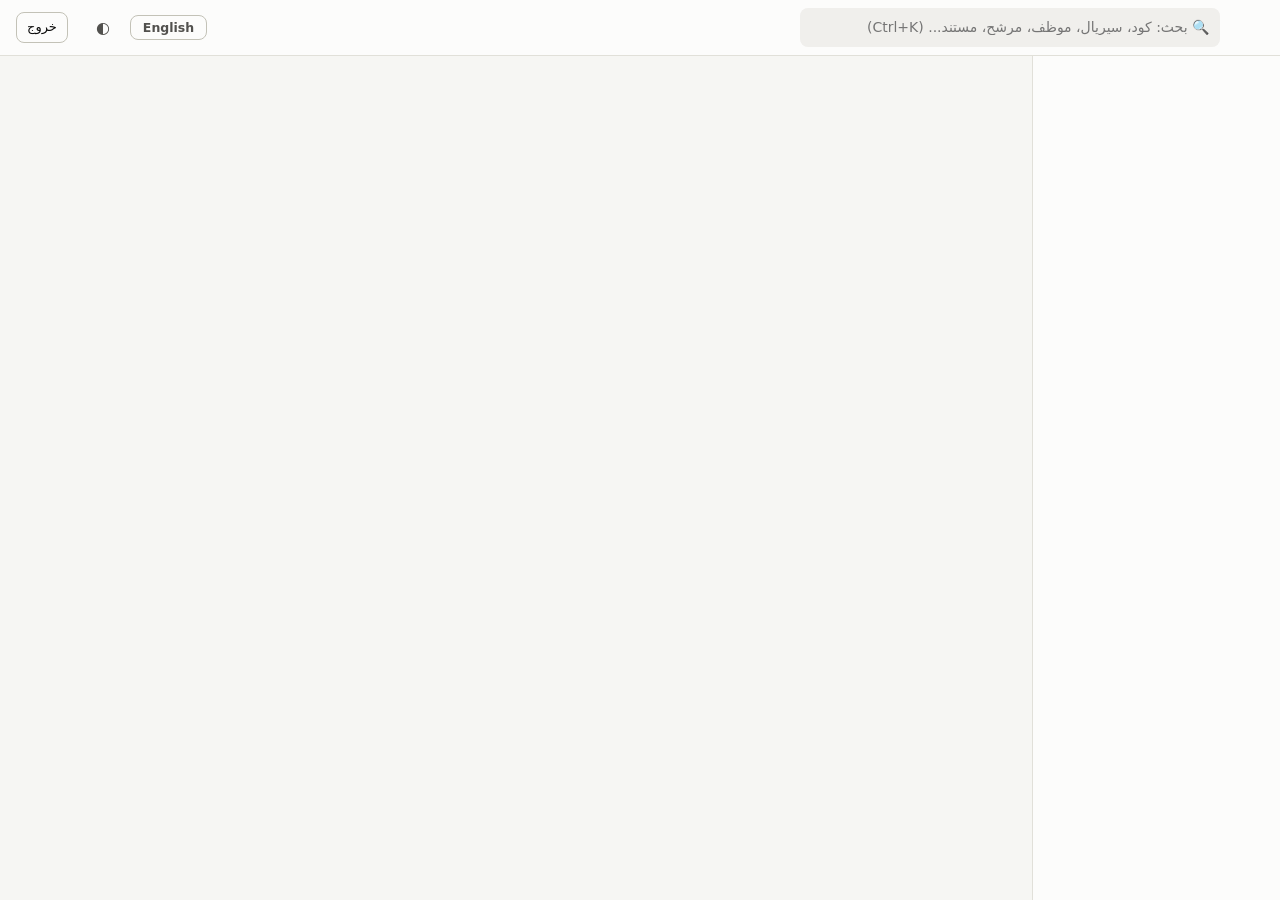
<file: index.html>
<!doctype html>
<html lang="ar" dir="rtl"><head><meta charset="utf-8"><meta http-equiv="refresh" content="0; url=it.html"><title>IT Assets</title></head>
<body><a href="it.html">فتح نظام تقنية المعلومات</a></body></html>
</file>
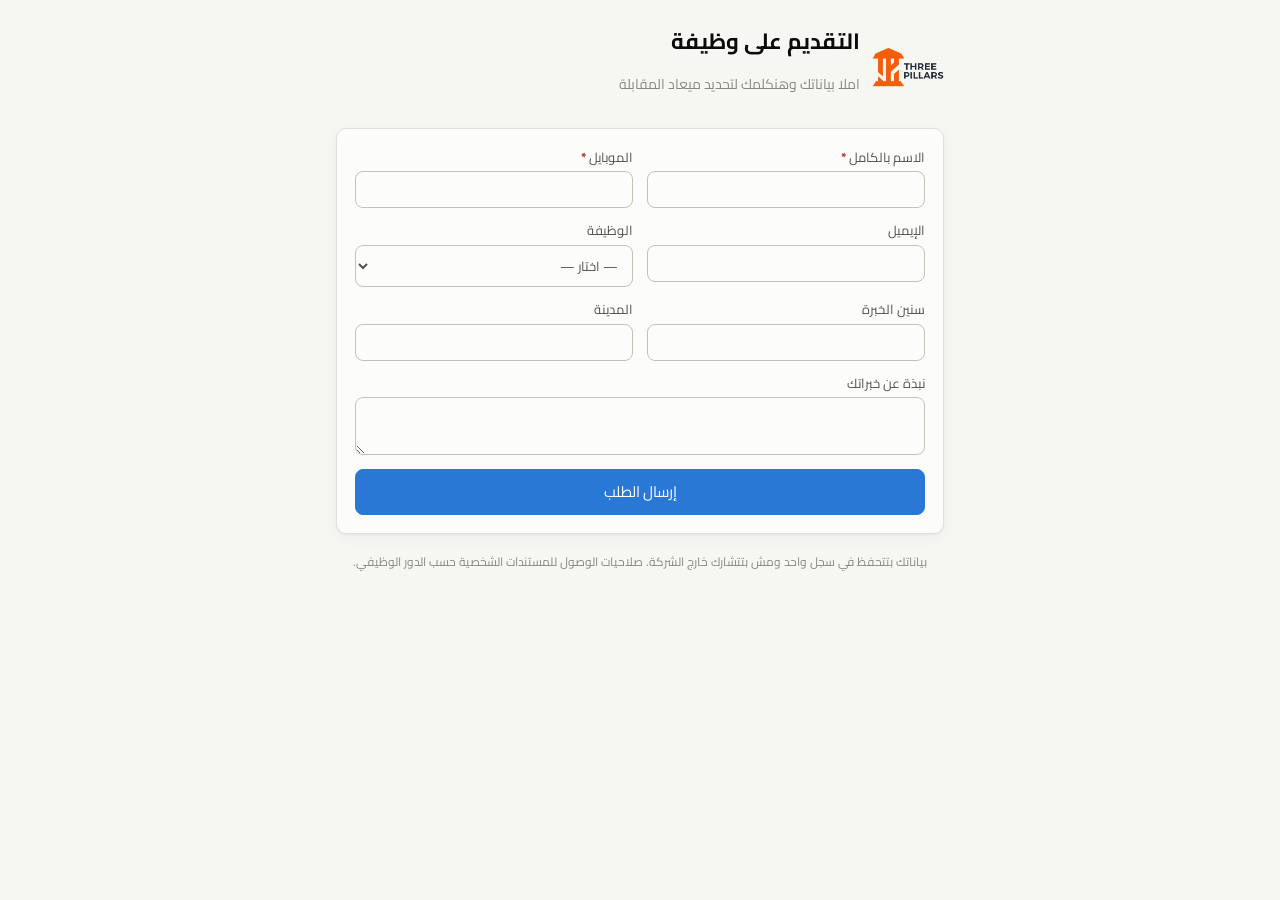
<file: apply.html>
<!doctype html>
<html lang="ar" dir="rtl">
<head>
  <meta charset="utf-8">
  <meta name="viewport" content="width=device-width, initial-scale=1">
  <title>التقديم على وظيفة</title>
  <link rel="preconnect" href="https://fonts.googleapis.com">
  <link href="https://fonts.googleapis.com/css2?family=Cairo:wght@400;600;700&display=swap" rel="stylesheet">
  <link rel="stylesheet" href="css/style.css">
  <style>
    body { background: var(--bg); }
    .ap { max-width: 640px; margin: 0 auto; padding: 24px 16px 60px; }
    .ap-head { display: flex; align-items: center; gap: 12px; margin-bottom: 18px; }
    .ap-head img { height: 40px; }
    .ap .panel { padding: 18px; }
    .doc { border: 1px solid var(--border); border-radius: 10px; padding: 12px; margin-bottom: 10px; }
    .doc .txt { max-height: 140px; overflow: auto; background: var(--surface-2); border-radius: 8px; padding: 10px; font-size: 13px; color: var(--text-2); margin: 8px 0; }
    .doc label { display: inline-flex; gap: 6px; margin-inline-end: 16px; font-weight: 600; }
    .ok { text-align: center; padding: 30px 10px; } .ok b { font-size: 22px; display: block; margin: 8px 0; }
  </style>
</head>
<body>
  <div class="ap">
    <div class="ap-head"><img id="apLogo" src="" alt=""><div><h1 id="apTitle">التقديم على وظيفة</h1><p class="sub muted" id="apSub">املا بياناتك وهنكلمك لتحديد ميعاد المقابلة</p></div></div>
    <div id="apMain"></div>
    <p class="muted small center">بياناتك بتتحفظ في سجل واحد ومش بتتشارك خارج الشركة. صلاحيات الوصول للمستندات الشخصية حسب الدور الوظيفي.</p>
  </div>
  <div id="toasts" aria-live="polite"></div>
  <script src="js/brand.js"></script>
  <script src="js/config.js"></script>
  <script src="js/core.js"></script>
  <script src="js/ledger.js"></script>
  <script src="js/ui.js"></script>
  <script src="js/it-core.js"></script>
  <script>document.getElementById('apLogo').src = BRAND.logo; document.getElementById('apLogo').alt = BRAND.company; document.title = 'التقديم على وظيفة · ' + BRAND.company;</script>
  <script src="js/apply.js"></script>
</body>
</html>
</file>
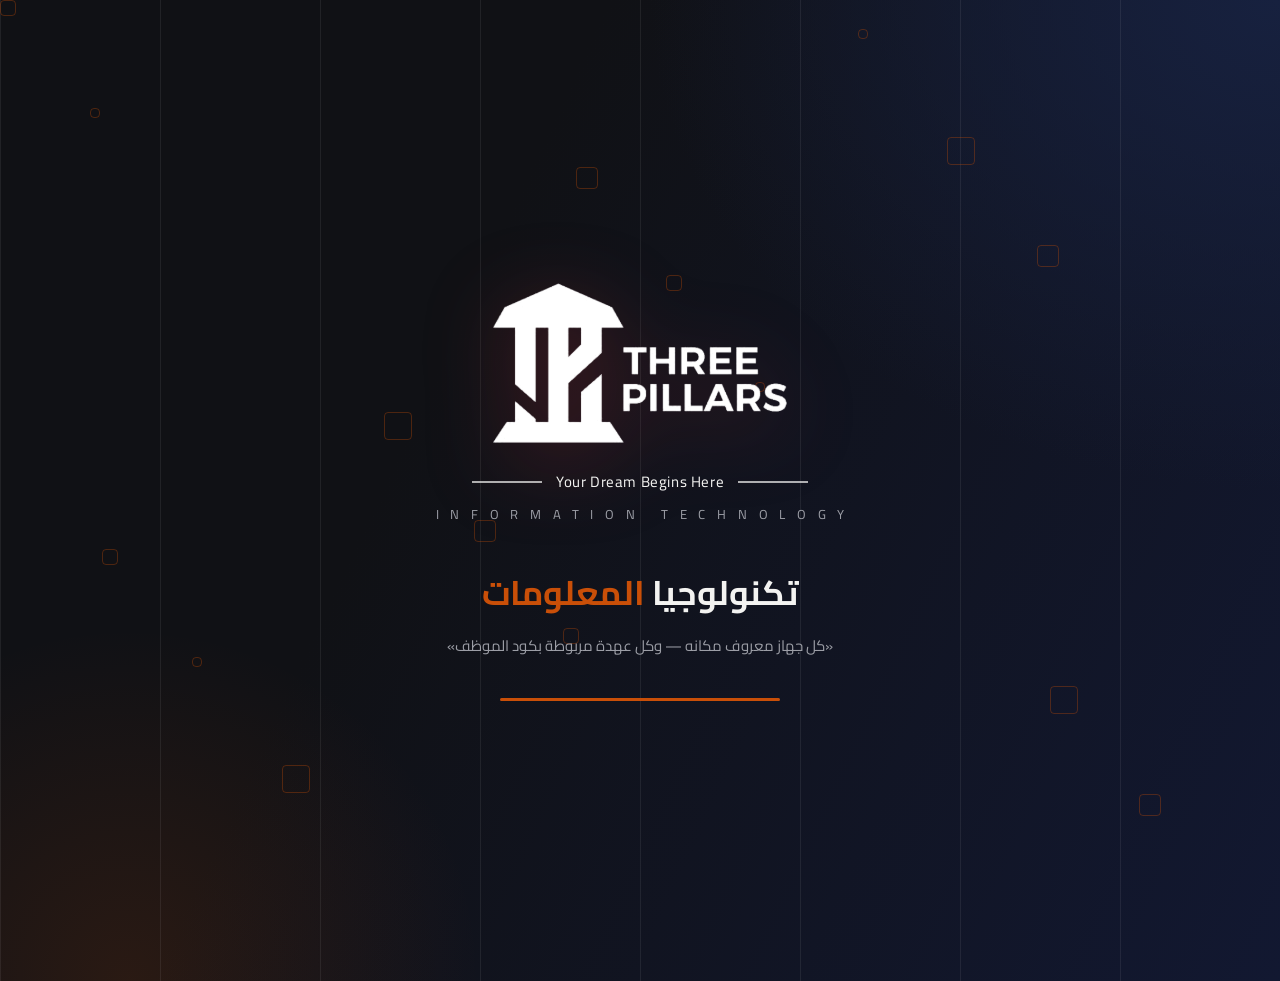
<file: it.html>
<!doctype html>
<html lang="ar" dir="rtl">
<head>
  <meta charset="utf-8">
  <meta name="viewport" content="width=device-width, initial-scale=1">
  <title>تكنولوجيا المعلومات</title>
  <meta name="author" content="Eng. Mahmoud Ebrahim">
  <link rel="preconnect" href="https://fonts.googleapis.com">
  <link href="https://fonts.googleapis.com/css2?family=Cairo:wght@400;600;700&display=swap" rel="stylesheet">
  <link rel="stylesheet" href="css/style.css">
  <link rel="icon" type="image/png" href="img/mark.png">
  <style>.tb-logo img { height: 42px; }</style>
  <!-- هوية الشركة (الاسم واللوجو): js/brand.js -->
  <script src="js/brand.js"></script>
  <script>
    // نظام تقنية المعلومات — نسخة مستقلة (تكنولوجيا المعلومات: الأصول والخدمات + رحلة الموظف)
    document.title = BRAND.title + ' · ' + BRAND.company;
    window.APP = {
      id: 'it', home: 'itdash', label: BRAND.companyEn + ' · ' + BRAND.title,
      sub: (BRAND.titleEn || BRAND.title).toUpperCase(), t1: 'تكنولوجيا', t2: 'المعلومات', tagline: BRAND.tagline,
      hint: '',
      pages: ['itdash', 'renewals', 'alerts', 'assets', 'asset', 'mobiles', 'consumables', 'maint', 'stocktake', 'lines', 'linesSA', 'linesEG', 'net', 'mail', 'tools', 'tool', 'subs', 'sub', 'domains',
        'reqs', 'cands', 'cand', 'onboard', 'offboard', 'cycle', 'docs', 'staff', 'holder', 'moves', 'move', 'security', 'backup', 'vendors', 'cost', 'itlog', 'syncerr', 'itsettings',
        'purchases', 'purchase', 'invoices', 'itexpenses', 'itbudgets', 'users', 'roles', 'orgs', 'reports', 'lists'],
      // M01: ستة أقسام رئيسية بس — "الرئيسية" = الداشبورد لوحدها
      nav: [
        { group: 'الرئيسية', items: [['itdash', '🏠', 'Dashboard']] },
        { group: 'الأصول والعهد', items: [['assets', '💻', 'الأجهزة'], ['mobiles', '📱', 'الموبايلات'], ['consumables', '🎧', 'المخازن والمستهلكات'], ['stocktake', '📋', 'الجرد والسيريالات'], ['maint', '🔧', 'الصيانة والضمان']] },
        { group: 'رحلة الموظف', items: [['staff', '👥', 'الموظفون والأقسام'], ['reqs', '📋', 'طلبات الاحتياج'], ['cands', '🧑‍💼', 'التوظيف والمقابلات'], ['onboard', '🟢', 'التعيينات'], ['offboard', '🚪', 'إخلاء الطرف'], ['docs', '📄', 'المستندات والإقرارات']] },
        { group: 'الخدمات التقنية', items: [['net', '🌐', 'الإنترنت والأرضي'], ['linesSA', '🇸🇦', 'الشرائح السعودية'], ['linesEG', '🇪🇬', 'الشرائح المصرية'], ['mail', '✉️', 'الإيميلات والحسابات'], ['tools', '🧩', 'التولات والتوكنات'], ['subs', '🪪', 'الاشتراكات والتراخيص'], ['domains', '🔐', 'الدومينات و SSL'], ['renewals', '🔁', 'مركز التجديدات'], ['alerts', '🔔', 'التنبيهات'], ['security', '🛡️', 'الأمان'], ['backup', '💾', 'النسخ الاحتياطي']] },
        { group: 'الإدارة والمالية', items: [['vendors', '🏭', 'الموردون'], ['purchases', '🛒', 'طلبات الشراء'], ['invoices', '🧾', 'الاستلام والفواتير'], ['itexpenses', '💸', 'المصروفات والمدفوعات'], ['itbudgets', '📐', 'الميزانيات'], ['cost', '💰', 'التقارير المالية'], ['reports', '📊', 'مركز التقارير']] },
        { group: 'إدارة النظام', items: [['users', '👤', 'المستخدمون'], ['roles', '🔑', 'الأدوار والصلاحيات'], ['orgs', '🏢', 'الشركات والفروع والأقسام'], ['lists', '📋', 'القوائم المنسدلة'],['itsettings', '🔌', 'الربط والأتمتة'], ['syncerr', '⚠️', 'أخطاء المزامنة'], ['itlog', '🕒', 'سجل النشاط والتدقيق']] },
      ],
    };
  </script>
</head>
<body class="app-it">
  <header class="topbar">
    <button class="icon-btn menu" id="menuBtn" aria-label="القائمة">☰</button>
    <div class="brand"><span class="tb-logo" id="tbLogo"></span> <span class="tb-name" id="tbName"></span></div>
    <div class="gsearch"><input type="search" id="gsearch" placeholder="🔍 بحث: كود، سيريال، موظف، مرشح، مستند... (Ctrl+K)" aria-label="بحث في النظام"><div class="gresults" id="gresults" hidden></div></div>
    <span class="spacer"></span>
    <div class="app-switch-box" id="appSwitch" hidden></div>
    <button class="lang-btn" id="langBtn" data-no-i18n title="Language / اللغة">English</button>
    <button class="icon-btn" id="themeBtn" aria-label="تبديل الوضع الليلي" title="الوضع الليلي">◐</button>
    <div class="user-box"><span id="userName"></span><button class="btn ghost sm" id="logoutBtn">خروج</button></div>
  </header>
  <aside class="sidebar"><nav class="nav" id="nav"></nav></aside>
  <main id="main" tabindex="-1"></main>
  <div id="toasts" aria-live="polite"></div>
  <div id="print-area"></div>

  <script src="js/config.js"></script>
  <script src="js/i18n.js"></script>
  <script src="js/protect.js"></script>
  <script src="js/core.js"></script>
  <script src="js/ledger.js"></script>
  <script src="js/ui.js"></script>
  <script src="js/auth.js"></script>
  <script src="js/pages-it.js"></script>
  <script src="js/pages-it2.js"></script>
  <script src="js/vault.js"></script>
  <script src="js/tp-form.js"></script>
  <script src="js/vendor/qrcode.min.js"></script>
  <script src="js/it-core.js"></script>
  <script src="js/pages-it4.js"></script>
  <script src="js/pages-it5.js"></script>
  <script src="js/pages-it6.js"></script>
  <script src="js/pages-it7.js"></script>
  <script src="js/sheet-2way.js"></script>
  <script src="js/sheet-links.js"></script>
  <script src="js/tp-sheets.js"></script>
  <script src="js/pages-it8.js"></script>
  <script src="js/platform.js"></script>
  <script src="js/chatbot.js"></script>
  <script src="js/demo.js"></script>
  <script src="js/demo-it3.js"></script>
  <script src="js/tp-data.js"></script>
  <script src="js/tp-staff.js"></script>
  <script src="js/tp-clean.js"></script>
  <script>
    (function () {
      const CFG = window.APP_CONFIG || {};
      // الشريط العلوي من ملف الهوية
      document.getElementById('tbLogo').innerHTML = `<img class="logo-on-light" src="${U.esc(BRAND.logo)}" alt="${U.esc(BRAND.company)}"><img class="logo-on-dark" src="${U.esc(BRAND.logoWhite || BRAND.logo)}" alt="${U.esc(BRAND.company)}">`;
      document.getElementById('tbName').textContent = BRAND.nameNextToLogo ? BRAND.systemName : '';
      // النسخة المستقلة: نظام واحد بس في قايمة الأنظمة والصلاحيات
      UI.APPS.splice(0, UI.APPS.length, { id: 'it', href: 'it.html', ic: '🖥️', name: BRAND.systemName, roles: ['admin', 'it', 'hr', 'accountant', 'marketing'] });
      Store.load();
      if (window.TPClean) TPClean.apply(); // شيل البيانات الوهمية (مرة واحدة) + الحسابات التجريبية
      if (CFG.autoDemo && !DB.customers.length && !DB.assets.length) Store.replace(Demo.load());
      applyBrand(DB);
      const demo = DB.customers.some(c => c.name === 'مقاهي بيت القهوة');
      if (demo && !DB.itInit && !DB.assets.length && !DB.subscriptions.length) Demo.seedIT(DB);
      if (demo && !DB.it2Init && !(DB.lines || []).length && !(DB.mailboxes || []).length) Demo.seedIT2(DB);
      ITX.ensure();
      if (demo && !DB.it3Init && !DB.cycles.length && !DB.tools.length) Demo.seedIT3(DB);
      if (demo && window.TPData) TPData.apply(DB); // أكواد Three Pillars (مرة واحدة)
      if (window.TPStaff) TPStaff.apply(DB);
      if (window.TPSheets) TPSheets.purgeNets(); // خطوط مش بتاعتنا (0502365818) ← تتشال       // موظفين Three Pillars: الكود الوظيفي والإيميل
      Store.save();
      if (CFG.hosted) {
        window.confirm = () => true;
        window.prompt = (msg, def) => (def != null ? def : null);
        const realPrint = UI.print.bind(UI); // المعاينة الأول، وزرار طباعة حقيقي (أو Save as PDF)
        UI.print = html => UI.modal({ title: 'معاينة المستند', wide: true, body: `<div class="doc-preview">${html}</div>`,
          extraButtons: '<button class="btn primary" data-realprint>🖨 طباعة / PDF</button>',
          onOpen: m => { m.el.querySelector('[data-realprint]').onclick = () => { m.close(); realPrint(html); }; } });
        UI.download = name => UI.toast('التنزيل غير متاح في نسخة العرض (' + name + ')', 'warn');
        document.documentElement.classList.add('hosted');
      }
      try { const t = localStorage.getItem('it_assets_theme'); if (t) document.documentElement.dataset.theme = t; } catch (e) {}
      document.getElementById('themeBtn').onclick = () => {
        const root = document.documentElement;
        const dark = root.dataset.theme ? root.dataset.theme === 'dark' : matchMedia('(prefers-color-scheme: dark)').matches;
        root.dataset.theme = dark ? 'light' : 'dark';
        try { localStorage.setItem('it_assets_theme', root.dataset.theme); } catch (e) {}
      };
      I18N.init();
      const lb = document.getElementById('langBtn'); lb.textContent = I18N.lang === 'en' ? 'العربية' : 'English'; lb.onclick = () => I18N.toggle();
      const start = user => {
        if (!UI.guard(user)) return;
        ITX.filterNav(user); // الـ HR يشوف رحلة الموظف بس
        UI.mountAppSwitch(user);
        Platform.init(user); // الإشعارات
        ITX.init(); // التنبيهات مرة واحدة لكل حدث + Sync Worker
        document.getElementById('userName').textContent = user.name;
        document.getElementById('logoutBtn').onclick = () => { if (confirm('تسجيل الخروج؟')) Auth.logout(); };
        Router.buildNav();
        UI.bindSearch(document.getElementById('gsearch'), document.getElementById('gresults'));
        window.addEventListener('hashchange', Router.render);
        document.getElementById('menuBtn').onclick = () => document.body.classList.toggle('nav-open');
        Router.render();
      };
      const u = Auth.current();
      if (u) start(u); else Auth.showLogin(start);
    })();
  </script>
</body>
</html>
</file>
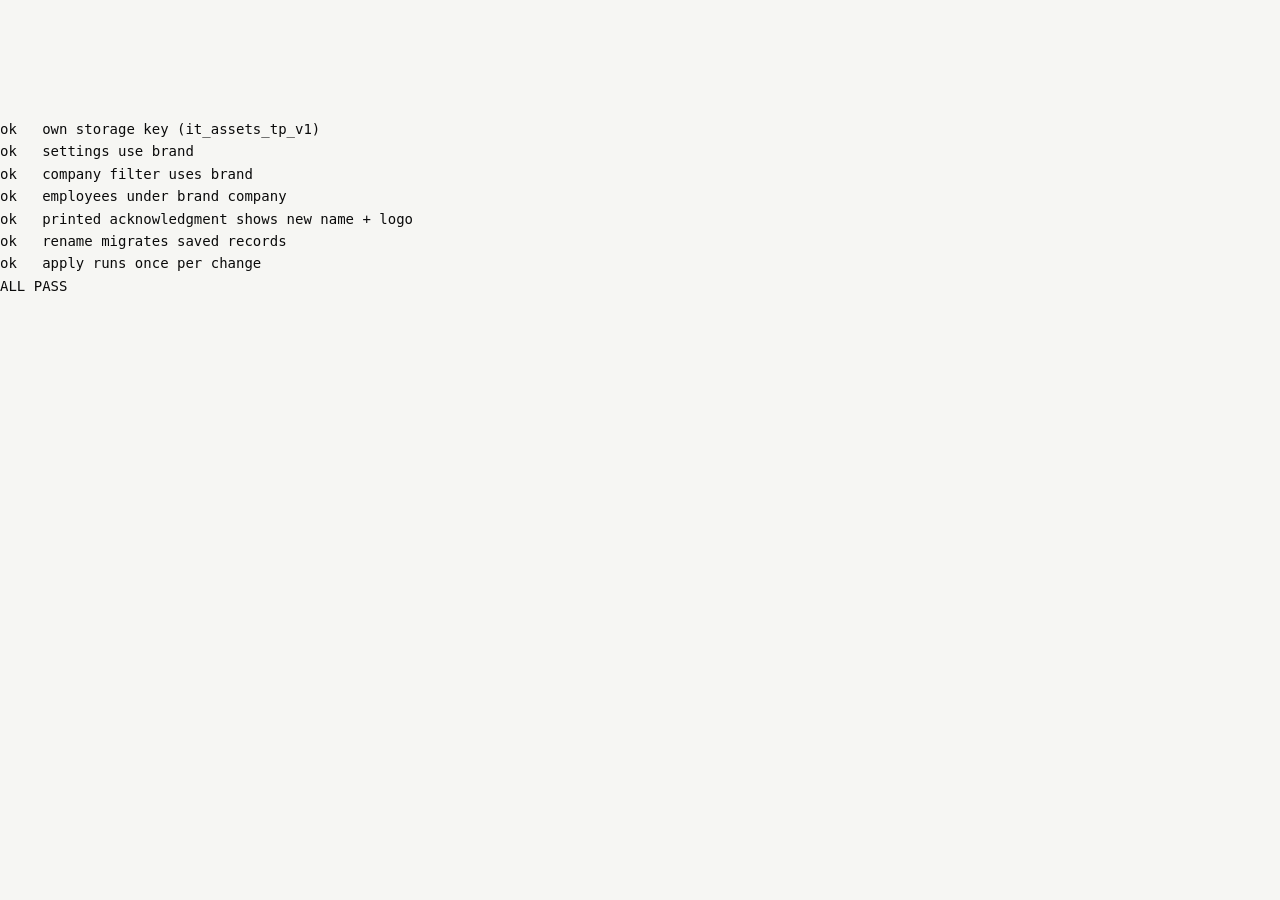
<file: tests/brand-selftest.html>
<!doctype html>
<html lang="ar" dir="rtl"><head><meta charset="utf-8"><link rel="stylesheet" href="../css/style.css"></head>
<body><main id="main"></main><div id="toasts"></div><div id="print-area"></div><nav id="nav"></nav><pre id="out" style="direction:ltr"></pre>
<script>
  // اختبار تغيير الهوية: اسم الشركة الجديد يتطبق على الإعدادات والبيانات والمطبوعات
  const mem = {}; Object.defineProperty(window, 'localStorage', { value: { getItem: k => mem[k] || null, setItem: (k, v) => { mem[k] = String(v); }, removeItem: k => { delete mem[k]; } } });
</script>
<script src="../js/brand.js"></script>
<script>BRAND.company = 'شركة تجربة'; BRAND.companyEn = 'Test Co'; BRAND.logo = 'img/test.png'; window.APP = { id: 'it', home: 'itdash', pages: ['itdash'], nav: [] };</script>
<script src="../js/config.js"></script><script src="../js/i18n.js"></script><script src="../js/core.js"></script><script src="../js/ledger.js"></script><script src="../js/ui.js"></script><script src="../js/auth.js"></script>
<script src="../js/pages-it.js"></script><script src="../js/pages-it2.js"></script><script src="../js/it-core.js"></script><script src="../js/pages-it4.js"></script><script src="../js/pages-it5.js"></script>
<script src="../js/platform.js"></script><script src="../js/demo.js"></script><script src="../js/demo-it3.js"></script>
<script>
  const out = [], ok = (c, m) => out.push((c ? 'ok   ' : 'FAIL ') + m);
  try {
    ok(Core.STORAGE_KEY === APP_CONFIG.storageKey && Core.STORAGE_KEY !== 'crm_finance_sa_v1', 'own storage key (' + Core.STORAGE_KEY + ')');
    Store.load(); Store.replace(Demo.load()); applyBrand(DB); ITX.ensure(); Demo.seedIT3(DB); Store.save();
    ok(DB.settings.companyName === 'شركة تجربة' && DB.settings.logo === 'img/test.png', 'settings use brand');
    ok(DB.itSettings.companies[0].name === 'شركة تجربة', 'company filter uses brand');
    ok(DB.team.every(m => !m.company || m.company === 'شركة تجربة'), 'employees under brand company');
    let printed = ''; UI.print = h => { printed = h; }; ITX.printDoc(DB.itDocs.find(d => d.kind === 'unified'));
    ok(printed.includes('شركة تجربة') && printed.includes('img/test.png'), 'printed acknowledgment shows new name + logo');
    // تغيير الاسم بعد ما البيانات اتسجلت
    BRAND.company = 'الاسم الجديد'; applyBrand(DB);
    ok(DB.settings.companyName === 'الاسم الجديد' && DB.itSettings.companies[0].name === 'الاسم الجديد' && DB.assets.every(a => !a.company || a.company === 'الاسم الجديد'), 'rename migrates saved records');
    ok(applyBrand(DB) === false, 'apply runs once per change');
  } catch (e) { out.push('FAIL ' + e.message); }
  out.push(out.some(x => x.startsWith('FAIL')) ? 'SOME FAILED' : 'ALL PASS');
  document.getElementById('out').textContent = out.join('\n');
</script></body></html>
</file>
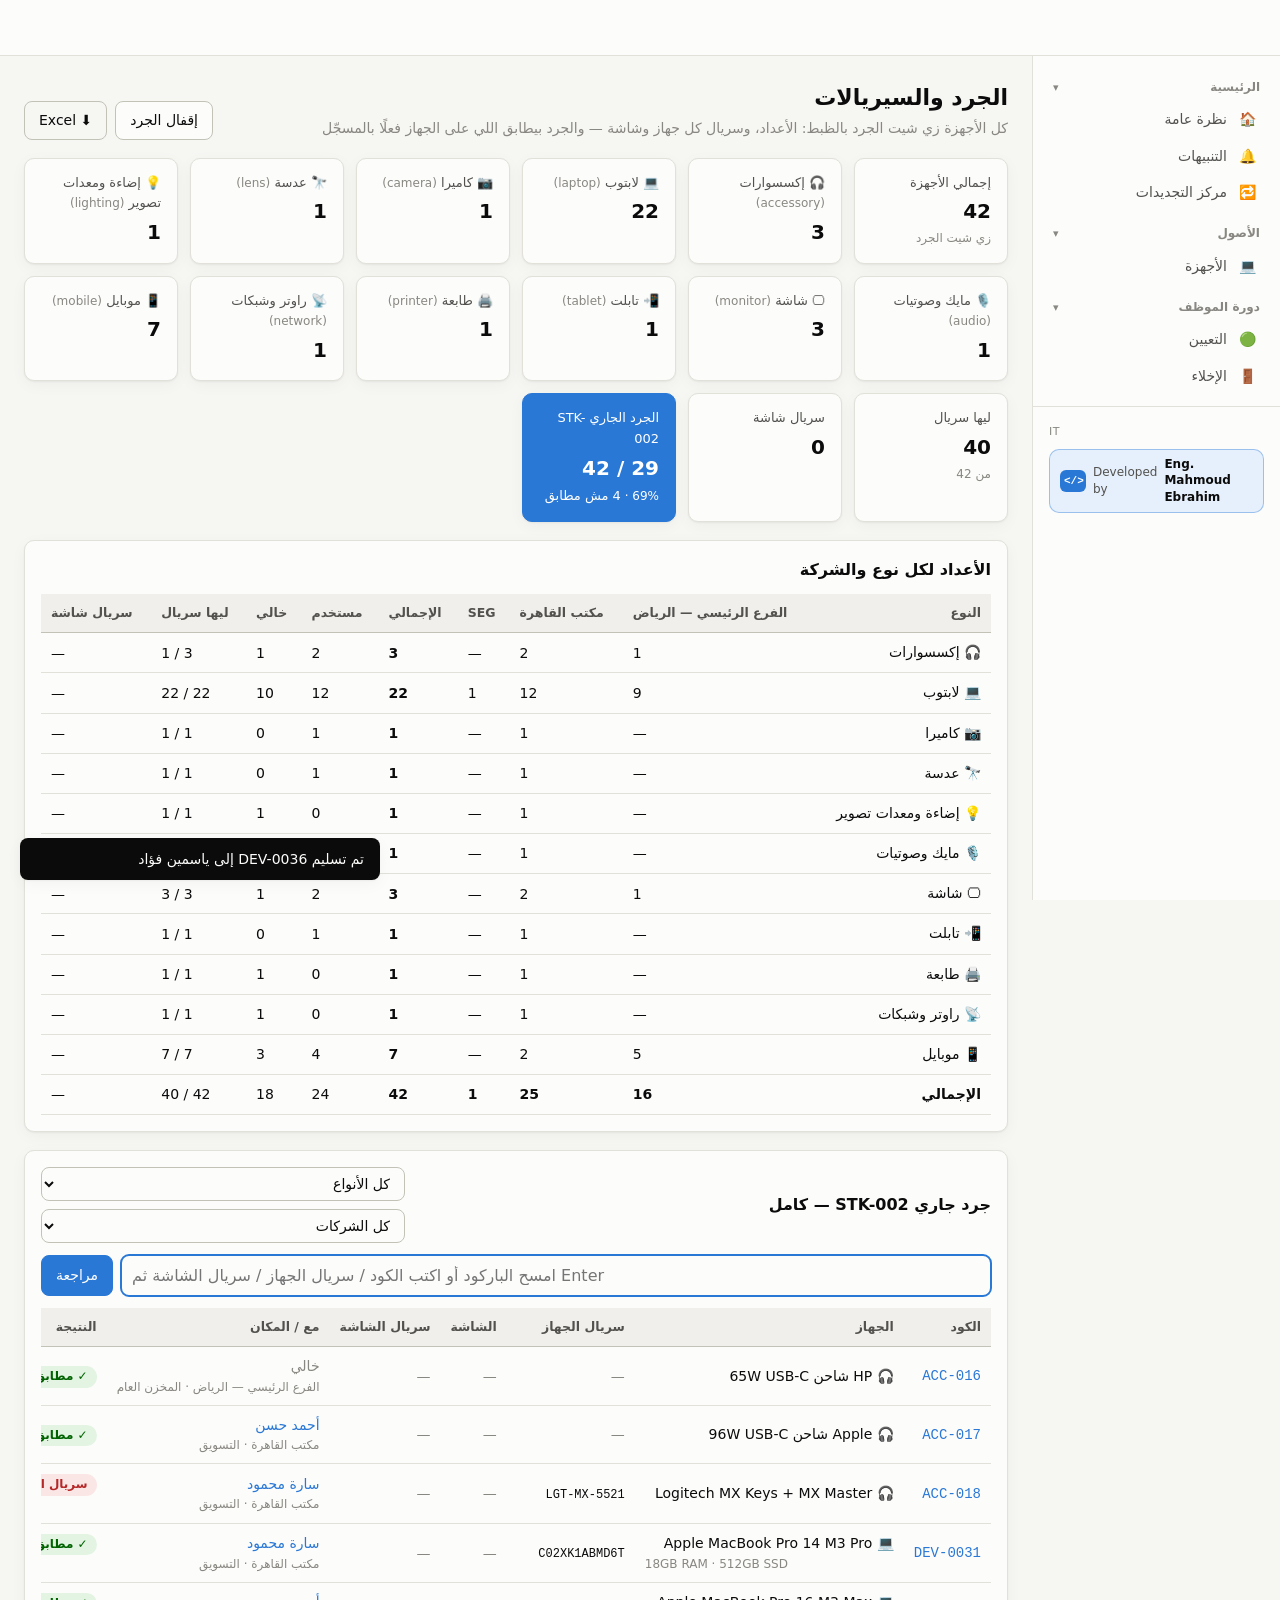
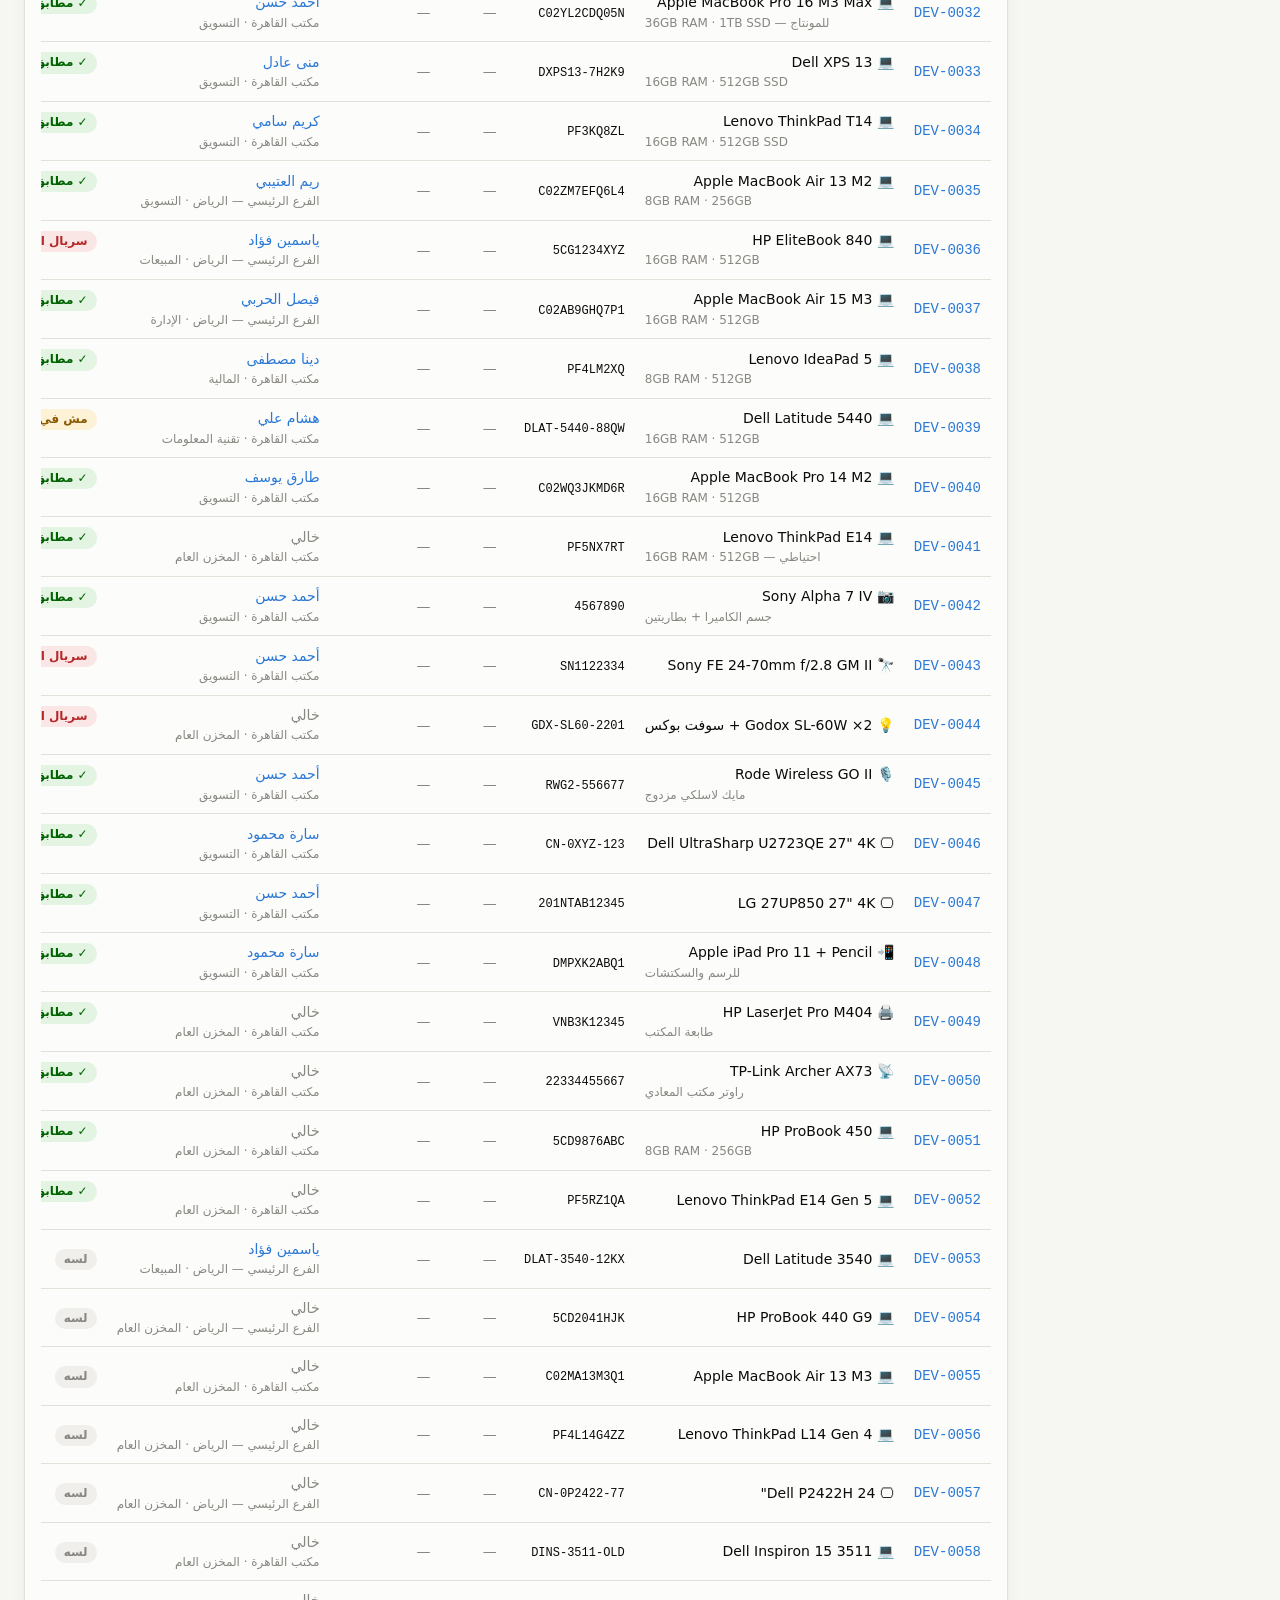
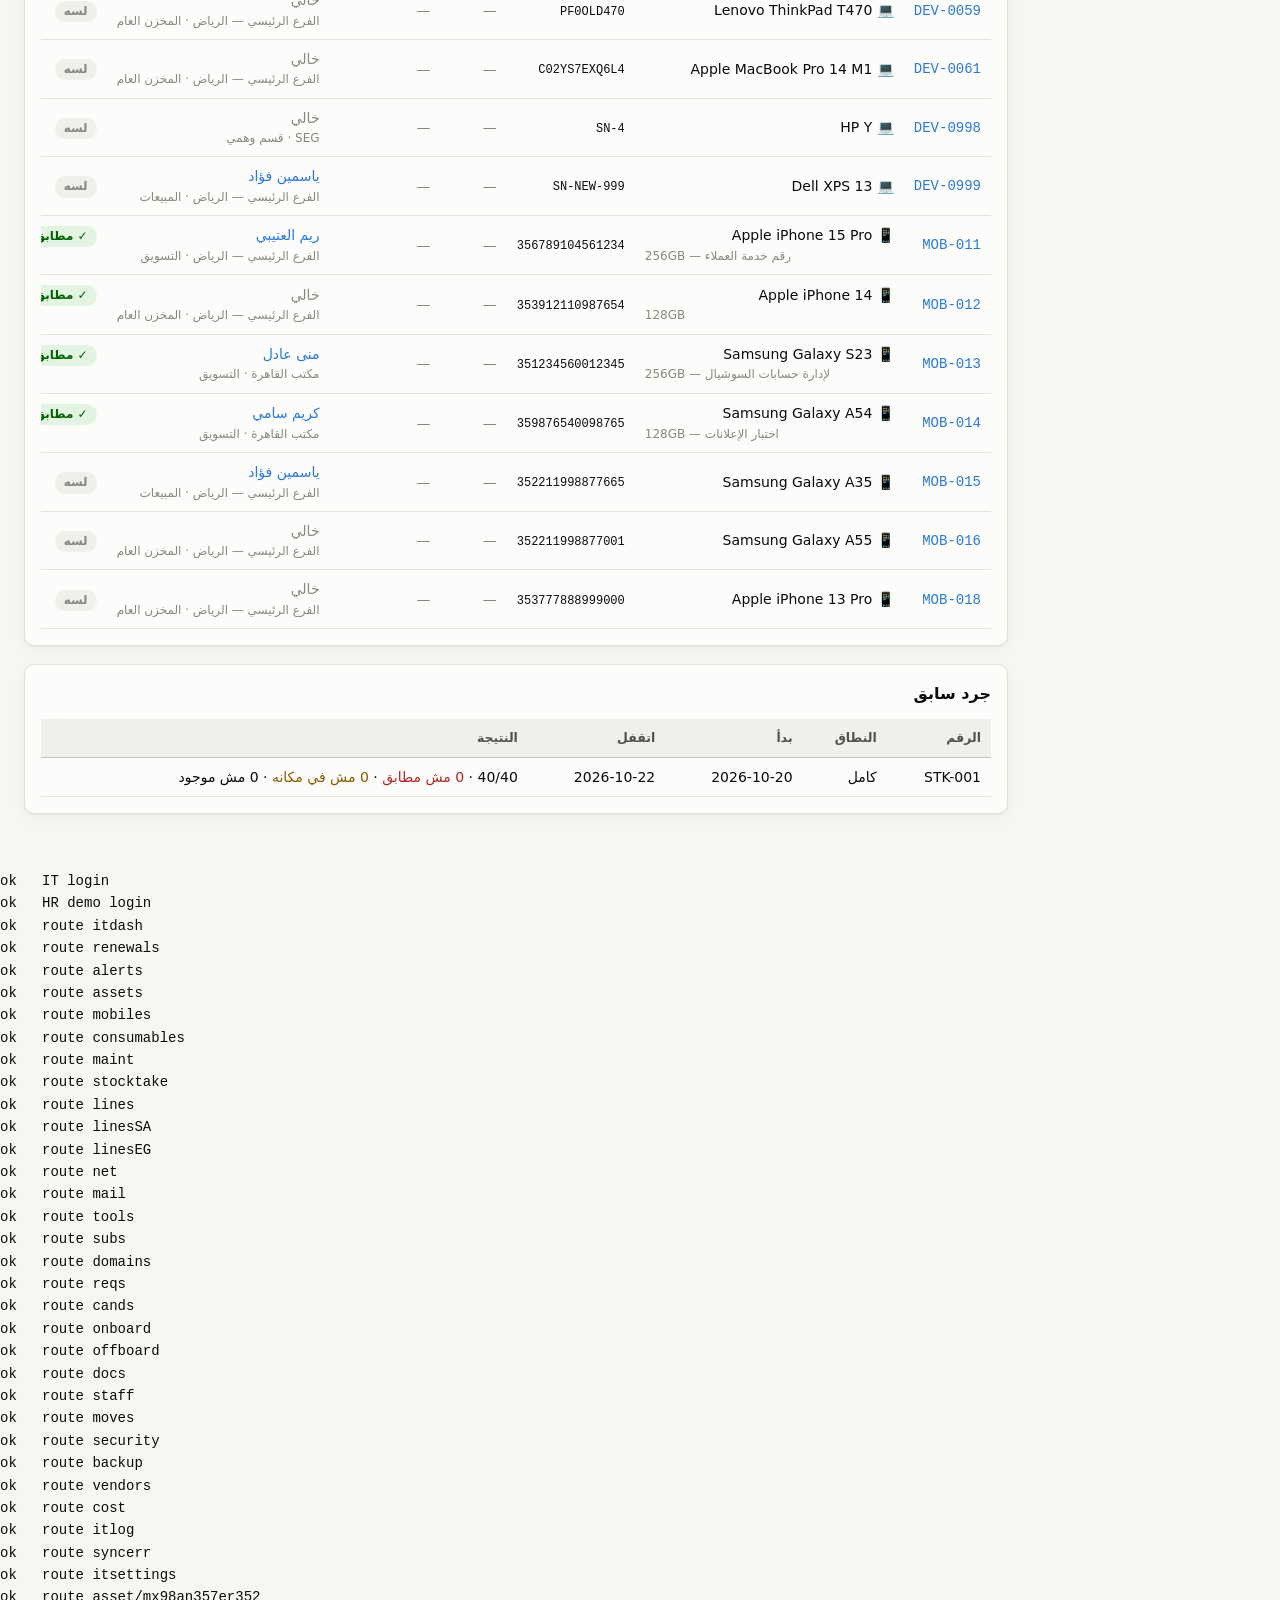
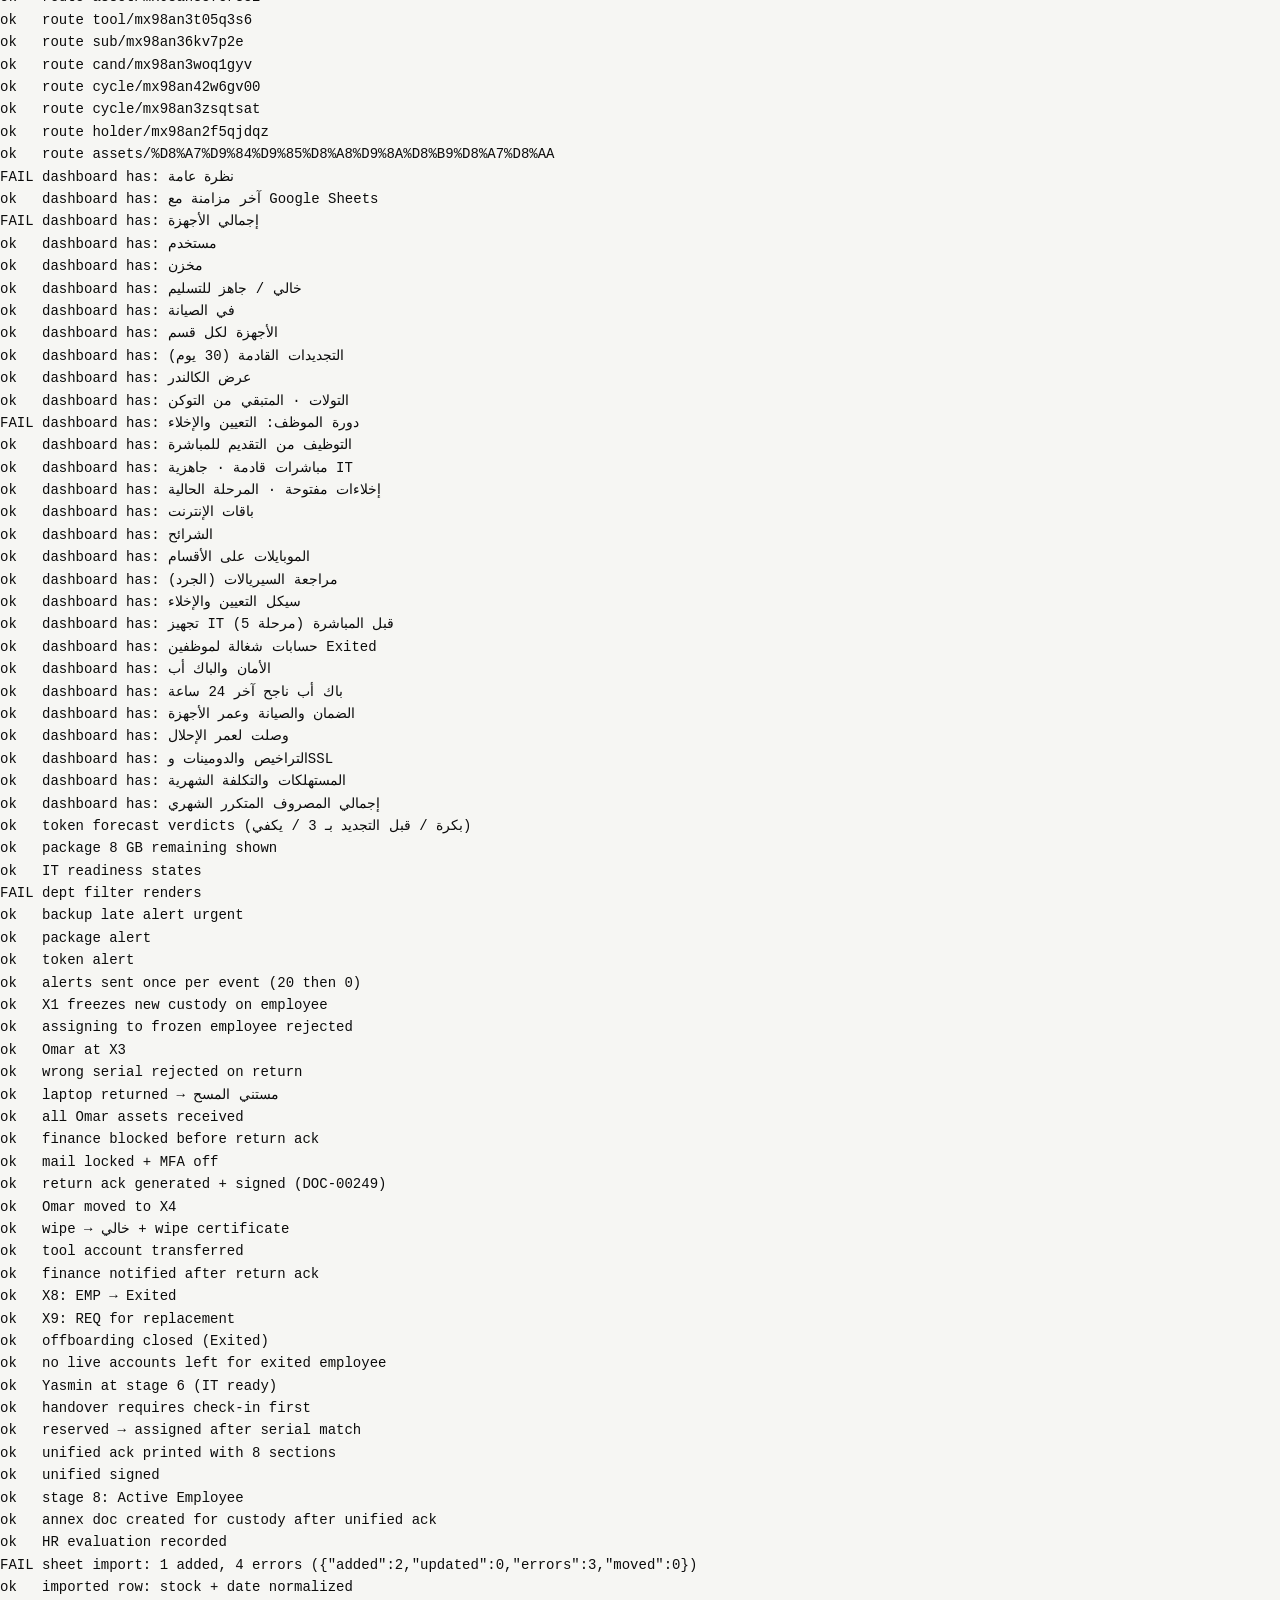
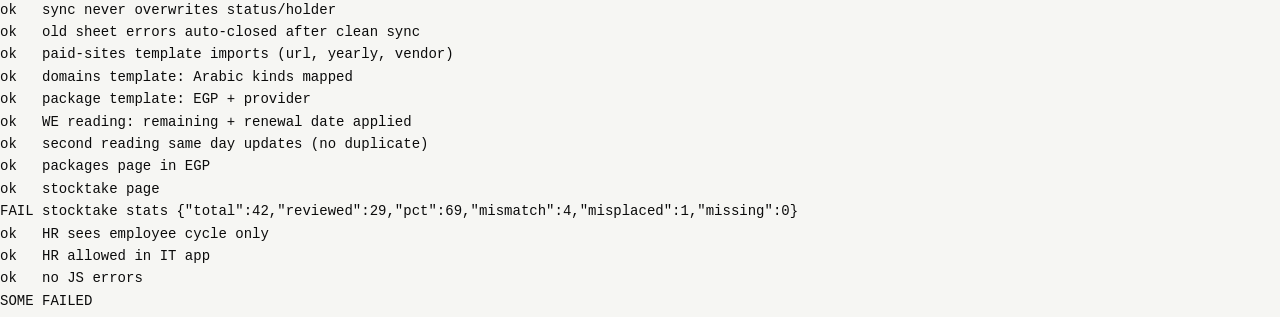
<file: tests/it3-selftest.html>
<!doctype html>
<html lang="ar" dir="rtl"><head><meta charset="utf-8"><link rel="stylesheet" href="../css/style.css"></head>
<body>
<header class="topbar"><div class="app-switch-box" id="appSwitch" hidden></div></header><aside class="sidebar"><nav class="nav" id="nav"></nav></aside>
<main id="main"></main><div id="toasts"></div><div id="print-area"></div><pre id="out" style="direction:ltr;white-space:pre-wrap"></pre>
<script>
  // اختبار نظام IT الجديد: الداشبورد النهائي + دورة الموظف 0–8 / X1–X9 + المزامنة والتنبيهات
  window.__errs = []; window.onerror = (m, s, l) => { __errs.push(m + ' @' + s + ':' + l); };
  const mem = {}; Object.defineProperty(window, 'localStorage', { value: { getItem: k => mem[k] || null, setItem: (k, v) => { mem[k] = String(v); }, removeItem: k => { delete mem[k]; } } });
  window.APP = { id: 'it', home: 'itdash', label: 'IT', pages: ['itdash', 'renewals', 'alerts', 'assets', 'asset', 'mobiles', 'consumables', 'maint', 'stocktake', 'lines', 'linesSA', 'linesEG', 'net', 'mail', 'tools', 'tool', 'subs', 'sub', 'domains', 'reqs', 'cands', 'cand', 'onboard', 'offboard', 'cycle', 'docs', 'staff', 'holder', 'moves', 'move', 'security', 'backup', 'vendors', 'cost', 'itlog', 'syncerr', 'itsettings'],
    nav: [{ group: 'الرئيسية', items: [['itdash', '🏠', 'نظرة عامة'], ['alerts', '🔔', 'التنبيهات'], ['renewals', '🔁', 'مركز التجديدات']] }, { group: 'الأصول', items: [['assets', '💻', 'الأجهزة']] }, { group: 'دورة الموظف', items: [['onboard', '🟢', 'التعيين'], ['offboard', '🚪', 'الإخلاء']] }] };
</script>
<script src="../js/i18n.js"></script><script src="../js/core.js"></script><script src="../js/ledger.js"></script>
<script src="../js/ui.js"></script><script src="../js/auth.js"></script><script src="../js/pages-it.js"></script><script src="../js/pages-it2.js"></script>
<script src="../js/vendor/qrcode.min.js"></script><script src="../js/it-core.js"></script><script src="../js/pages-it4.js"></script><script src="../js/pages-it5.js"></script>
<script src="../js/platform.js"></script><script src="../js/demo.js"></script><script src="../js/demo-it3.js"></script>
<script>
  const C = Core, out = [], ok = (c, m) => out.push((c ? 'ok   ' : 'FAIL ') + m);
  const q = new URLSearchParams(location.search), shot = q.get('shot');
  Store.load(); Store.replace(Demo.load()); ITX.ensure(); Demo.seedIT3(DB); Store.save();
  const omar = DB.team.find(m => m.name === 'عمر فاروق'), cyO = DB.cycles.find(c => c.type === 'offboard' && c.empId === omar.id);
  const yas = DB.team.find(m => m.name === 'ياسمين فؤاد'), cyY = DB.cycles.find(c => c.type === 'onboard' && c.empId === yas.id);
  const go = r => { location.hash = '#/' + r; Router.render(); return document.getElementById('main'); };
  const modal = () => document.querySelector('.modal-wrap');
  const save = () => { const m = modal(); m.querySelector('[data-save]').click(); };
  const set = (name, v) => { const i = modal().querySelector('[name="' + name + '"]'); if (i.type === 'checkbox') i.checked = !!v; else i.value = v; };
  const clickItem = (cy, key, idx) => { go('cycle/' + cy.id); const it = cy.items.filter(i => i.key === key)[idx || 0]; const b = document.querySelector('[data-do="' + it.id + '"]'); if (!b) throw new Error('no button for ' + key); b.click(); return it; };
  if (shot) {
    document.documentElement.dataset.theme = q.get('theme') || 'light';
    Router.buildNav(); go(shot.replace('OMAR', cyO.id).replace('YAS', cyY.id).replace('CAND', (DB.candidates.find(c => c.status === 'docs') || {}).id));
    if (q.get('ovf')) setTimeout(() => { const W = document.documentElement.clientWidth, bad = []; document.querySelectorAll('#main *').forEach(e => { const r = e.getBoundingClientRect(); if (r.width > W + 1 || r.left < -1) bad.push(e.tagName + '.' + e.className + ' w=' + Math.round(r.width) + ' l=' + Math.round(r.left)); }); document.getElementById('out').textContent = 'W=' + W + ' doc=' + document.documentElement.scrollWidth + '\n' + bad.slice(0, 25).join('\n'); }, 300);
  } else (async () => {
    try {
      window.confirm = () => true; window.prompt = (m, d) => d || ''; let printed = ''; UI.print = h => { printed = h; };
      const u = await Auth.login('it@example.com', 'It@12345', false); ok(u.role === 'it', 'IT login');
      const h = await Auth.login('hr@example.com', 'Hr@12345', false); ok(h.role === 'hr', 'HR demo login');
      await Auth.login('admin@example.com', 'Admin@123', false);
      Router.buildNav();
      // كل الصفحات
      const routes = APP.pages.filter(p => !['asset', 'tool', 'sub', 'cand', 'cycle', 'holder', 'move'].includes(p)).concat(['asset/' + DB.assets[0].id, 'tool/' + DB.tools[0].id, 'sub/' + DB.subscriptions[0].id, 'cand/' + DB.candidates.find(c => c.status === 'docs').id, 'cycle/' + cyO.id, 'cycle/' + cyY.id, 'holder/' + omar.id, 'assets/' + encodeURIComponent('المبيعات')]);
      routes.forEach(r => { const m = go(r); const b = m.innerHTML.includes('حدث خطأ') || /undefined|NaN|null<|>null|\[object|Infinity/.test(m.innerText); ok(!b && m.innerText.length > 60, 'route ' + r + (b ? ' :: ' + (m.innerText.match(/.{0,60}(حدث خطأ|undefined|NaN|null|\[object|Infinity).{0,60}/) || [''])[0] : '')); });
      // الداشبورد: الأقسام المطلوبة من التصور النهائي
      const dash = go('itdash').innerText;
      ['نظرة عامة', 'آخر مزامنة مع Google Sheets', 'إجمالي الأجهزة', 'مستخدم', 'مخزن', 'خالي / جاهز للتسليم', 'في الصيانة', 'الأجهزة لكل قسم', 'التجديدات القادمة (30 يوم)', 'عرض الكالندر', 'التولات · المتبقي من التوكن', 'دورة الموظف: التعيين والإخلاء', 'التوظيف من التقديم للمباشرة', 'مباشرات قادمة · جاهزية IT', 'إخلاءات مفتوحة · المرحلة الحالية', 'باقات الإنترنت', 'الشرائح', 'الموبايلات على الأقسام', 'مراجعة السيريالات (الجرد)', 'سيكل التعيين والإخلاء', 'تجهيز IT قبل المباشرة (مرحلة 5)', 'حسابات شغالة لموظفين Exited', 'الأمان والباك أب', 'باك أب ناجح آخر 24 ساعة', 'الضمان والصيانة وعمر الأجهزة', 'وصلت لعمر الإحلال', 'التراخيص والدومينات وSSL', 'المستهلكات والتكلفة الشهرية', 'إجمالي المصروف المتكرر الشهري']
        .forEach(s => ok(dash.includes(s), 'dashboard has: ' + s));
      ok(/هيخلص بكرة/.test(dash) && /هيخلص قبل التجديد بـ 3 يوم/.test(dash) && /يكفي لحد التجديد/.test(dash), 'token forecast verdicts (بكرة / قبل التجديد بـ 3 / يكفي)');
      ok(/8 جيجا متبقي/.test(dash), 'package 8 GB remaining shown');
      ok(/جاهز/.test(dash) && /متأخر/.test(dash) && /جاري التجهيز/.test(dash), 'IT readiness states');
      // فلتر القسم
      ITX.setScope('dept', 'المبيعات'); go('itdash'); ok(/إجمالي الأجهزة\s*\n?\s*\d/.test(document.getElementById('main').innerText), 'dept filter renders'); ITX.setScope('dept', '');
      // التنبيهات: مرة واحدة لكل حدث
      const al = ITX.alerts(); ok(al.some(a => /باك أب سيرفر الملفات متأخر/.test(a.title) && a.sev === 'urgent'), 'backup late alert urgent');
      ok(al.some(a => /الباقة وصلت 8 جيجا/.test(a.title)), 'package alert');
      ok(al.some(a => /التوكن هيخلص بكرة/.test(a.title)), 'token alert');
      const n1 = ITX.dispatchAlerts(), n2 = ITX.dispatchAlerts(); ok(n1 > 0 && n2 === 0, 'alerts sent once per event (' + n1 + ' then ' + n2 + ')');
      // التجميد (X1)
      let frozen = false; try { ITX.assertNotFrozen(omar.id); } catch (e) { frozen = /متجمدة/.test(e.message); } ok(frozen, 'X1 freezes new custody on employee');
      const freeA = DB.assets.find(a => a.status === 'ready' && !a.reservedFor); Fin.assignAsset(freeA, omar.id); save(); ok(freeA.status === 'ready' && modal(), 'assigning to frozen employee rejected'); modal().remove();
      // الإخلاء: X3 استلام كل العهد بالسيريال
      ok(ITX.cycleStage(cyO) === 3, 'Omar at X3');
      const lap = DB.assets.find(a => a.holderId === omar.id && a.type === 'laptop');
      const recvs = cyO.items.filter(i => i.key === 'recvAsset');
      let it = clickItem(cyO, 'recvAsset', recvs.indexOf(recvs.find(i => i.refId === lap.id))); set('sn', 'WRONG'); save(); ok(modal() && lap.holderId === omar.id, 'wrong serial rejected on return'); set('sn', lap.serial); save();
      ok(lap.status === 'wipe' && !lap.holderId && lap.lastHolder === omar.id, 'laptop returned → مستني المسح');
      cyO.items.filter(i => i.key === 'recvAsset' && !i.done).forEach(i => { const a = C.find('assets', i.refId); clickItem(cyO, 'recvAsset', recvs.indexOf(i)); set('sn', a.serial || ''); save(); });
      clickItem(cyO, 'recvLine'); set('how', 'suspended'); save();
      ok(ITX.custodyCount(omar.id).assets === 0, 'all Omar assets received');
      clickItem(cyO, 'finance'); ok(!cyO.items.find(i => i.key === 'finance').done, 'finance blocked before return ack');
      clickItem(cyO, 'accounts'); save(); ok(DB.mailboxes.filter(b => b.holderId === omar.id).every(b => b.status !== 'active' && !b.mfa), 'mail locked + MFA off');
      clickItem(cyO, 'returnDoc'); modal().querySelector('[data-s]').click();
      const ra = DB.itDocs.find(d => d.kind === 'returnAck' && d.cycleId === cyO.id); ok(ra && ra.status === 'signed' && ra.items.length >= 3, 'return ack generated + signed (' + (ra && ra.no) + ')');
      ok(ITX.cycleStage(cyO) === 4, 'Omar moved to X4');
      // X4: المسح + نقل التول
      cyO.items.filter(i => i.key === 'wipe').forEach(i => { clickItem(cyO, 'wipe', cyO.items.filter(x => x.key === 'wipe').indexOf(i)); save(); });
      ok(lap.status === 'ready' && lap.mdm === false && DB.itDocs.some(d => d.kind === 'wipeCert' && d.items[0].id === lap.id), 'wipe → خالي + wipe certificate');
      const tool = DB.tools.find(t => (t.users || []).includes(omar.id)); clickItem(cyO, 'licenses'); set('to_' + tool.id, DB.team.find(m => m.name === 'ريم العتيبي').id); save();
      ok(!tool.users.includes(omar.id) && tool.users.length === 1, 'tool account transferred');
      ['exitDocs', 'exitInterview'].forEach(k => { clickItem(cyO, k); save(); });
      clickItem(cyO, 'finance'); ok(cyO.items.find(i => i.key === 'finance').done, 'finance notified after return ack');
      clickItem(cyO, 'archive'); ok(omar.status === 'exited' && omar.active === false, 'X8: EMP → Exited');
      clickItem(cyO, 'position'); set('dec', 'replace'); save(); ok(DB.requisitions.some(r => r.replacesEmpId === omar.id), 'X9: REQ for replacement');
      go('cycle/' + cyO.id); document.querySelector('[data-close]').click(); ok(cyO.status === 'closed', 'offboarding closed (Exited)');
      ok(ITX.liveAccounts(omar.id).length === 0, 'no live accounts left for exited employee');
      // التعيين: ياسمين من مرحلة 6 للنهاية
      ok(ITX.cycleStage(cyY) === 6, 'Yasmin at stage 6 (IT ready)');
      clickItem(cyY, 'handover'); ok(modal() == null || !cyY.items.find(i => i.key === 'handover').done, 'handover requires check-in first'); if (modal()) modal().remove();
      clickItem(cyY, 'arrive'); clickItem(cyY, 'joinInfo'); save();
      clickItem(cyY, 'handover'); const res = DB.assets.filter(a => a.reservedFor === yas.id); res.forEach(a => set('sn_' + a.id, a.serial)); save();
      ok(res.every(a => a.status === 'assigned' && a.holderId === yas.id), 'reserved → assigned after serial match');
      clickItem(cyY, 'review'); clickItem(cyY, 'ack'); ok(/Unified Employee Acknowledgment/.test(printed) && /IT Assets &amp; Accounts|IT Assets & Accounts/.test(printed) && /وافقت على/.test(printed), 'unified ack printed with 8 sections');
      clickItem(cyY, 'sign'); const uni = DB.itDocs.find(d => d.kind === 'unified' && d.cycleId === cyY.id); ok(uni && uni.status === 'signed', 'unified signed');
      ITX.setDocStatus(uni, 'archived', { scanName: 'scan.pdf' }); const sc = cyY.items.find(i => i.key === 'scan'); sc.done = true;
      clickItem(cyY, 'activate'); ok(cyY.status === 'done' && yas.status === 'active' && DB.candidates.find(c => c.empId === yas.id).status === 'active', 'stage 8: Active Employee');
      // ملحق عهدة بعد الإقرار
      const extra = DB.assets.find(a => a.status === 'ready' && a.type !== 'mobile'); const nd = DB.itDocs.length; Fin.assignAsset(extra, yas.id); save();
      ok(DB.itDocs.length === nd + 1 && DB.itDocs[DB.itDocs.length - 1].kind === 'annex', 'annex doc created for custody after unified ack');
      // المرشح: تقييم وقرار
      const cn = DB.candidates.find(c => c.status === 'interview'); go('cand/' + cn.id); document.querySelector('[data-ev]').click(); set('score', 4); save(); ok(cn.status === 'hrEval', 'HR evaluation recorded');
      // المزامنة مع الشيت
      const csv = 'الكود,النوع,الماركة,الموديل,السيريال,القسم,تاريخ الشراء\nDEV-0999,لابتوب,Dell,XPS,SN-NEW-999,المبيعات,01/02/2025\n,لابتوب,HP,X,SN-2,المبيعات,\nDEV-0999,لابتوب,Dell,XPS,SN-3,المبيعات,\nDEV-0998,لابتوب,HP,Y,SN-4,قسم وهمي,\nDEV-0997,لابتوب,HP,Z,SN-5,المبيعات,32/13/2025';
      const r1 = ITX.importRows('assets', ITX.parseCSV(csv), 'الأجهزة'); ok(r1.added === 1 && r1.errors === 4, 'sheet import: 1 added, 4 errors (' + JSON.stringify(r1) + ')');
      const na = DB.assets.find(a => a.tag === 'DEV-0999'); ok(na && na.status === 'stock' && na.purchaseDate === '2025-02-01', 'imported row: stock + date normalized');
      na.status = 'assigned'; na.holderId = yas.id; ITX.importRows('assets', ITX.parseCSV('الكود,الموديل\nDEV-0999,XPS 13'), 'الأجهزة'); ok(na.status === 'assigned' && na.holderId === yas.id && na.model === 'XPS 13', 'sync never overwrites status/holder');
      ok(DB.syncErrors.filter(e => e.sheet === 'الأجهزة' && e.status !== 'fixed').length === 0, 'old sheet errors auto-closed after clean sync');
      // قوالب المواقع المدفوعة والدومينات والباقات + قراءات سكريبت WE
      const rs = ITX.importRows('subscriptions', ITX.parseCSV('الكود,الاسم,الفئة,الباقة,المورد,الرابط,حساب الدخول,المقاعد,الدورة,التكلفة,العملة,التجديد\nLIC-101,Canva Pro,مواقع ومنصات مدفوعة,Teams,Canva,https://www.canva.com,admin@company.com,5,سنوي,300,USD,2027-03-01'), 'التراخيص');
      const cs = DB.subscriptions.find(s => s.code === 'LIC-101'); ok(rs.added === 1 && cs.url === 'https://www.canva.com' && cs.cycle === 'yearly' && cs.vendor === 'Canva' && cs.seats === 5 && cs.status === 'active', 'paid-sites template imports (url, yearly, vendor)');
      ITX.importRows('domains', ITX.parseCSV('الكود,الاسم,الصنف,المورد,الانتهاء,التكلفة,العملة\nDOM-101,company.com,SSL,Sectigo,2027-01-10,280,SAR\nDOM-103,استضافة الموقع,هوستنج,Hostinger,2027-02-01,3500,EGP'), 'الدومينات');
      ok(DB.domains.find(x => x.code === 'DOM-101').kind === 'ssl' && DB.domains.find(x => x.code === 'DOM-103').kind === 'hosting' && DB.domains.find(x => x.code === 'DOM-101').registrar === 'Sectigo', 'domains template: Arabic kinds mapped');
      ITX.importRows('netPackages', ITX.parseCSV('الكود,الاسم,الحصة,التجديد,التكلفة,العملة,الفرع,المورد\nNET-101,خط تجربة,200,2026-12-01,2500,,المخزن,WE'), 'الباقات');
      const np = DB.netPackages.find(x => x.code === 'NET-101'); ok(np && np.currency === 'EGP' && np.provider === 'WE' && np.quota === 200, 'package template: EGP + provider');
      const td = U.today(), uc = 'الكود,التاريخ,المستخدم,المتبقي,الحصة,التجديد,المصدر\n';
      ITX.importRows('usage', ITX.parseCSV(uc + 'NET-101,' + td + ',,50,200,2026-12-20,my.te.eg'), 'الاستهلاك');
      ok(ITX.forecast('net', np).remaining === 50 && np.renewalDate === '2026-12-20', 'WE reading: remaining + renewal date applied');
      const nS = DB.usageSnapshots.filter(s => s.refId === np.id).length; const ru = ITX.importRows('usage', ITX.parseCSV(uc + 'NET-101,' + td + ',,40,200,2026-12-20,my.te.eg'), 'الاستهلاك');
      ok(ru.updated === 1 && DB.usageSnapshots.filter(s => s.refId === np.id).length === nS && ITX.forecast('net', np).remaining === 40, 'second reading same day updates (no duplicate)');
      go('net'); ok(/ج\.م/.test(document.getElementById('main').innerText) && !/SAR/.test(document.getElementById('main').innerText), 'packages page in EGP');
      // الجرد
      go('stocktake'); ok(/الجرد والسيريالات/.test(document.getElementById('main').innerText), 'stocktake page');
      const ss = ITX.stocktakeStats(); ok(ss.pct >= 70 && ss.pct <= 75 && ss.mismatch >= 1, 'stocktake stats ' + JSON.stringify(ss));
      // الصلاحيات
      const nav = JSON.parse(JSON.stringify(APP.nav)); ITX.filterNav({ role: 'hr' }); ok(APP.nav.every(g => ['الرئيسية', 'دورة الموظف'].includes(g.group)) && !APP.pages.includes('cost'), 'HR sees employee cycle only');
      ok(UI.APPS.find(a => a.id === 'it').roles.includes('hr'), 'HR allowed in IT app');
      ok(__errs.length === 0, 'no JS errors ' + __errs.join(' | '));
    } catch (e) { out.push('FAIL exception ' + e.message + ' ' + (e.stack || '').split('\n')[1]); }
    out.push(out.filter(x => x.startsWith('FAIL')).length ? 'SOME FAILED' : 'ALL PASS');
    document.getElementById('out').textContent = out.join('\n');
  })();
</script>
</body></html>
</file>
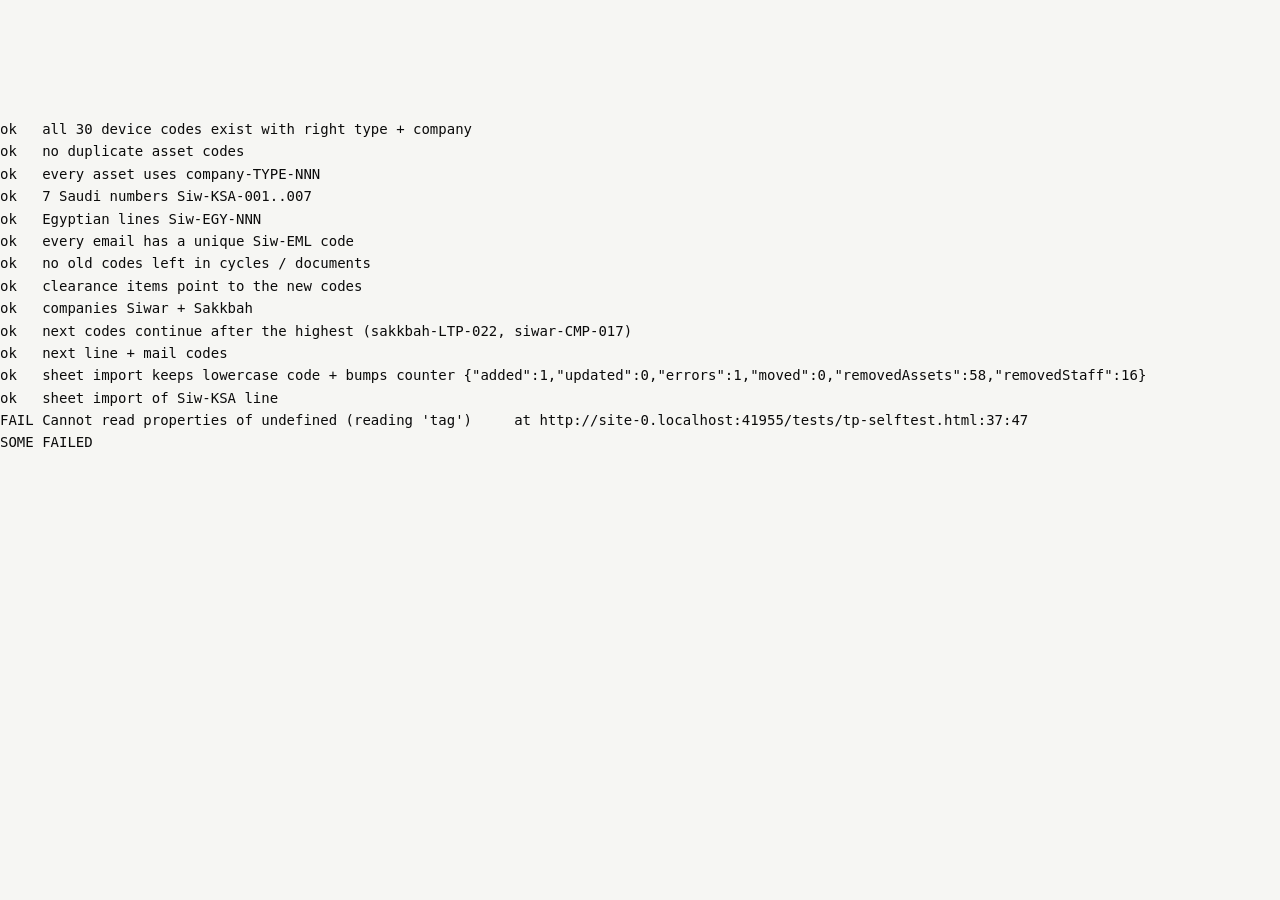
<file: tests/tp-selftest.html>
<!doctype html>
<html lang="ar" dir="rtl"><head><meta charset="utf-8"><link rel="stylesheet" href="../css/style.css"></head>
<body><main id="main"></main><div id="toasts"></div><div id="print-area"></div><nav id="nav"></nav><pre id="out" style="direction:ltr"></pre>
<script>
  // أكواد Three Pillars (siwar / sakkbah) + المساعد
  const mem = {}; Object.defineProperty(window, 'localStorage', { value: { getItem: k => mem[k] || null, setItem: (k, v) => { mem[k] = String(v); }, removeItem: k => { delete mem[k]; } } });
  window.APP = { id: 'it', home: 'itdash', pages: ['itdash'], nav: [] };
</script>
<script src="../js/brand.js"></script><script src="../js/config.js"></script><script src="../js/i18n.js"></script><script src="../js/core.js"></script><script src="../js/ledger.js"></script><script src="../js/ui.js"></script><script src="../js/auth.js"></script>
<script src="../js/pages-it.js"></script><script src="../js/pages-it2.js"></script><script src="../js/it-core.js"></script><script src="../js/pages-it4.js"></script><script src="../js/pages-it5.js"></script>
<script src="../js/platform.js"></script><script src="../js/chatbot.js"></script><script src="../js/demo.js"></script><script src="../js/demo-it3.js"></script><script src="../js/tp-data.js"></script>
<script>
  const out = [], ok = (c, m) => out.push((c ? 'ok   ' : 'FAIL ') + m);
  try {
    Store.load(); Store.replace(Demo.load()); applyBrand(DB); ITX.ensure(); Demo.seedIT3(DB); TPData.apply(DB); Store.save();
    const tag = c => DB.assets.find(a => a.tag === c);
    ok(TPData.DEVICES.every(d => { const a = tag(d.code); return a && a.type === { CMP: 'desktop', LTP: 'laptop', Mobile: 'mobile' }[d.t] && a.company === (d.co === 'siwar' ? 'Siwar' : 'Sakkbah'); }), 'all 30 device codes exist with right type + company');
    ok(new Set(DB.assets.map(a => a.tag)).size === DB.assets.length, 'no duplicate asset codes');
    ok(DB.assets.every(a => /^(siwar|sakkbah)-[A-Za-z]+-\d{3}$/.test(a.tag)), 'every asset uses company-TYPE-NNN');
    ok(TPData.SA_LINES.every(c => DB.lines.some(l => l.code === c && l.country === 'SA')), '7 Saudi numbers Siw-KSA-001..007');
    ok(DB.lines.filter(l => l.country === 'EG').every(l => /^Siw-EGY-\d{3}$/.test(l.code)), 'Egyptian lines Siw-EGY-NNN');
    ok(DB.mailboxes.length && DB.mailboxes.every(b => /^Siw-EML-\d{3}$/.test(b.code)) && new Set(DB.mailboxes.map(b => b.code)).size === DB.mailboxes.length, 'every email has a unique Siw-EML code');
    const blob = JSON.stringify([DB.cycles, DB.itDocs]); ok(!/"(DEV|MOB|ACC)-\d{3,4}"|SIM-(SA|EG)-\d{3}/.test(blob), 'no old codes left in cycles / documents');
    const omar = DB.team.find(m => m.name === 'عمر فاروق'), cy = DB.cycles.find(c => c.type === 'offboard' && c.empId === omar.id);
    ok(cy.items.filter(i => i.key === 'recvAsset').every(i => (C2 = Core.find('assets', i.refId)) && C2.tag === i.ref), 'clearance items point to the new codes');
    ok(DB.itSettings.companies.map(c => c.name).join() === 'Siwar,Sakkbah', 'companies Siwar + Sakkbah');
    const maxN = t => Math.max(...DB.assets.filter(a => a.tag.split('-')[1] === t).map(a => +a.tag.split('-').pop()));
    const exp = (co, t) => co + '-' + t + '-' + String(maxN(t) + 1).padStart(3, '0');
    const e1 = exp('sakkbah', 'LTP'), g1 = ITX.assetCode('laptop', 'Sakkbah'), e2 = exp('siwar', 'CMP'), g2 = ITX.assetCode('desktop', 'Siwar');
    ok(g1 === e1 && g2 === e2 && maxN('CMP') >= 16 && maxN('LTP') >= 9 && maxN('Mobile') >= 5, 'next codes continue after the highest (' + g1 + ', ' + g2 + ')');
    ok(ITX.lineCode('SA') === 'Siw-KSA-008' && /^Siw-EML-\d{3}$/.test(ITX.mailCode()), 'next line + mail codes');
    const r = ITX.importRows('assets', ITX.parseCSV('الكود,النوع,الماركة,الموديل,السيريال\nsakkbah-CMP-040,كمبيوتر مكتبي,HP,EliteDesk,SN-TP-1\nكود غلط,لابتوب,X,Y,Z'), 'الأجهزة');
    ok(r.added === 1 && r.errors === 1 && DB.assets.some(a => a.tag === 'sakkbah-CMP-040') && ITX.assetCode('desktop', 'Sakkbah') === 'sakkbah-CMP-041', 'sheet import keeps lowercase code + bumps counter ' + JSON.stringify(r));
    const r2 = ITX.importRows('lines', ITX.parseCSV('الكود,الرقم,شركة الاتصالات\nSiw-KSA-020,+966550000020,STC'), 'الشرائح'); ok(r2.added === 1 && DB.lines.find(l => l.code === 'Siw-KSA-020').country === 'SA', 'sheet import of Siw-KSA line');
    // المساعد
    const lap = DB.assets.find(a => a.tag.includes('-LTP-') && a.holderId);
    const a1 = SEGBot.reply('مين معاه ' + lap.tag + '؟', 'it'); ok(a1.ok && a1.html.includes(Core.find('team', lap.holderId).name), 'bot: who has ' + lap.tag);
    ok(SEGBot.reply('Siw-KSA-001', 'it').html.includes('Siw-KSA-001'), 'bot: line code lookup');
    ok(SEGBot.reply(DB.mailboxes[0].code, 'it').html.includes(DB.mailboxes[0].address), 'bot: email code lookup');
    ok(/خلال 7 أيام|مفيش تجديدات/.test(SEGBot.reply('التجديدات الأسبوع ده', 'it').html), 'bot: renewals this week');
    ok(SEGBot.reply('الإخلاءات المفتوحة', 'it').html.includes('X'), 'bot: open clearances');
    ok(SEGBot.reply('إزاي أسلّم جهاز؟', 'it').html.includes('تسليم'), 'bot: how-to');
    ok(SEGBot.reply('مين معاه عمر فاروق', 'it').html.includes('عمر فاروق'), 'bot: custody by name');
    SEGBot.mount({ name: 'مدير النظام', role: 'admin' }); const bt = document.querySelector('#segBot header b').textContent;
    ok(bt.includes('Three Pillars') && !bt.includes('SEG'), 'bot title: ' + bt);
  } catch (e) { out.push('FAIL ' + e.message + ' ' + (e.stack || '').split('\n')[1]); }
  out.push(out.some(x => x.startsWith('FAIL')) ? 'SOME FAILED' : 'ALL PASS');
  document.getElementById('out').textContent = out.join('\n');
</script></body></html>
</file>
<file: css/style.css>
﻿/* ============ الألوان (فاتح/داكن) ============ */
:root {
  color-scheme: light;
  --bg: #f6f6f3; --surface: #fcfcfb; --surface-2: #f0efec; --border: #e1e0d9; --border-strong: #c3c2b7;
  --text: #0b0b0b; --text-2: #52514e; --muted: #898781;
  --accent: #2a78d6; --accent-ink: #ffffff; --accent-soft: #e6f0fc;
  --s1: #2a78d6; --s2: #eb6834;
  --good: #006300; --good-bg: #e3f4e3; --warn: #8a5a00; --warn-bg: #fdf1d6; --bad: #b42828; --bad-bg: #fbe6e6; --info: #1c5cab; --info-bg: #e6f0fc;
  --shadow: 0 1px 2px rgba(0,0,0,.05), 0 4px 16px rgba(0,0,0,.04);
  --radius: 10px;
  --font: "Cairo", system-ui, "Segoe UI", Tahoma, sans-serif;
}
@media (prefers-color-scheme: dark) {
  :root:not([data-theme="light"]) {
    color-scheme: dark;
    --bg: #0d0d0d; --surface: #1a1a19; --surface-2: #232321; --border: #2c2c2a; --border-strong: #383835;
    --text: #f0efec; --text-2: #c3c2b7; --muted: #898781;
    --accent: #3987e5; --accent-soft: #17283d;
    --s1: #3987e5; --s2: #d95926;
    --good: #0ca30c; --good-bg: #13261a; --warn: #fab219; --warn-bg: #2b2310; --bad: #e66767; --bad-bg: #2d1616; --info: #6da7ec; --info-bg: #17283d;
    --shadow: 0 1px 2px rgba(0,0,0,.4);
  }
}
:root[data-theme="dark"] {
  color-scheme: dark;
  --bg: #0d0d0d; --surface: #1a1a19; --surface-2: #232321; --border: #2c2c2a; --border-strong: #383835;
  --text: #f0efec; --text-2: #c3c2b7; --muted: #898781;
  --accent: #3987e5; --accent-soft: #17283d;
  --s1: #3987e5; --s2: #d95926;
  --good: #0ca30c; --good-bg: #13261a; --warn: #fab219; --warn-bg: #2b2310; --bad: #e66767; --bad-bg: #2d1616; --info: #6da7ec; --info-bg: #17283d;
  --shadow: 0 1px 2px rgba(0,0,0,.4);
}

/* ============ الأساس ============ */
* { box-sizing: border-box; }
html, body { margin: 0; }
body { font-family: var(--font); background: var(--bg); color: var(--text); font-size: 14px; line-height: 1.6; }
a { color: var(--accent); text-decoration: none; }
a:hover { text-decoration: underline; }
h1 { font-size: 22px; margin: 0; } h2 { font-size: 16px; margin: 0 0 12px; } h3 { font-size: 15px; margin: 0; }
input, select, textarea, button { font: inherit; color: inherit; }
input, select, textarea { background: var(--surface); border: 1px solid var(--border-strong); border-radius: 8px; padding: 7px 10px; min-width: 0; width: 100%; }
input:focus, select:focus, textarea:focus { outline: 2px solid var(--accent); outline-offset: -1px; border-color: transparent; }
input[type=checkbox] { width: auto; }
.num, input.n { text-align: left; font-variant-numeric: tabular-nums; direction: ltr; }
input.n { max-width: 130px; } input.s { max-width: 80px; }
.mono { font-family: ui-monospace, Consolas, monospace; }
.muted { color: var(--muted); } .small { font-size: 12px; } .b { font-weight: 700; }
.t-good { color: var(--good); } .t-bad { color: var(--bad); }
.spacer { flex: 1; }

/* ============ التخطيط ============ */
.topbar { position: fixed; inset: 0 0 auto 0; height: 56px; display: flex; align-items: center; gap: 12px; padding: 0 16px; background: var(--surface); border-bottom: 1px solid var(--border); z-index: 20; }
.brand { font-weight: 700; font-size: 16px; display: flex; align-items: center; gap: 8px; }
.logo-dot { display: inline-grid; place-items: center; min-width: 30px; height: 30px; padding-inline: 7px; border-radius: 8px; background: var(--accent); color: #fff; font-size: 12.5px; font-weight: 700; letter-spacing: .04em; direction: ltr; }
.sidebar { position: fixed; top: 56px; bottom: 0; right: 0; width: 248px; background: var(--surface); border-left: 1px solid var(--border); overflow-y: auto; z-index: 15; padding: 8px 0 24px; }
.nav-title { font-size: 11px; color: var(--muted); padding: 14px 20px 4px; font-weight: 700; }
.nav-toggle { display: flex; width: 100%; justify-content: space-between; align-items: center; background: none; border: 0; cursor: pointer; font-family: inherit; text-align: start; font-size: 12px; }
.nav-toggle:hover { color: var(--text); }
.nav-caret { transition: transform .15s; font-size: 11px; }
.nav-group.collapsed .nav-items { display: none; }
.nav-group.collapsed .nav-caret { transform: rotate(90deg); }
.nav a { display: flex; gap: 10px; align-items: center; padding: 7px 20px; color: var(--text-2); border-inline-start: 3px solid transparent; }
.nav a:hover { background: var(--surface-2); text-decoration: none; }
.nav a.active { background: var(--accent-soft); color: var(--accent); border-inline-start-color: var(--accent); font-weight: 600; }
.nav .ic { width: 20px; text-align: center; }
main { margin: 56px 248px 0 0; padding: 24px; max-width: 1400px; outline: none; }
.menu { display: none; }

.brand small { font-weight: 400; font-size: 13px; }
.gsearch { position: relative; flex: 1; max-width: 420px; margin-inline-start: 24px; }
.gsearch input { background: var(--surface-2); border-color: transparent; }
.gresults { position: absolute; top: calc(100% + 6px); inset-inline: 0; background: var(--surface); border: 1px solid var(--border-strong); border-radius: 10px; box-shadow: 0 12px 40px rgba(0,0,0,.15); max-height: 60vh; overflow-y: auto; z-index: 40; padding: 4px; }
.gresults a { display: flex; gap: 10px; align-items: center; padding: 7px 10px; border-radius: 6px; color: var(--text); }
.gresults a:hover, .gresults a.on { background: var(--accent-soft); text-decoration: none; }
.gresults a div { display: flex; flex-direction: column; min-width: 0; } .gresults small { color: var(--muted); }
.gresults .empty { padding: 14px; }
@media (max-width: 760px) { .gsearch { margin: 0; } .brand > span:not(.logo-dot), .brand small, .user-box span { display: none; } }
.user-box { display: flex; align-items: center; gap: 8px; font-size: 13px; color: var(--text-2); }

/* ============ شاشة الدخول ============ */
/* الفكرة: شاشة افتتاحية متحركة (شعار يُرسم + اسم + شريط تحميل) ثم كارت الدخول على خلفية كحلية بخطوط طولية ومربعات طافية */
body.locked > .topbar, body.locked > .sidebar, body.locked > main { display: none; }
.login-wrap {
  --lg-bg: #101115; --lg-navy: #17213f; --lg-card: rgba(28, 29, 33, .9); --lg-field: #131417; --lg-line: rgba(255,255,255,.07);
  --lg-text: #f3f3f1; --lg-muted: #9c9ea6; --lg-accent: #e0363c; --lg-accent-ink: #ffffff; --lg-sq: rgba(224, 54, 60, .32);
  position: relative; min-height: 100vh; overflow: hidden; isolation: isolate; color: var(--lg-text);
  background: radial-gradient(900px 700px at 100% 0%, var(--lg-navy), transparent 70%), linear-gradient(115deg, var(--lg-bg) 35%, #121831);
}
:root[data-theme="light"] .login-wrap {
  --lg-bg: #f4f6fa; --lg-navy: #dfe8f8; --lg-card: rgba(255,255,255,.92); --lg-field: #f7f8fa; --lg-line: rgba(15,25,50,.07);
  --lg-text: #0f1424; --lg-muted: #5d6474; --lg-accent: #c9242a; --lg-sq: rgba(19, 44, 70, .25);
  background: radial-gradient(900px 700px at 100% 0%, var(--lg-navy), transparent 70%), linear-gradient(115deg, var(--lg-bg) 35%, #e9eef8);
}
.login-wrap.leaving { animation: wrapOut .42s ease forwards; }

/* الخلفية */
.login-bg { position: absolute; inset: 0; z-index: -1; pointer-events: none; }
.lb-cols { position: absolute; inset: 0; background-image: linear-gradient(90deg, var(--lg-line) 1px, transparent 1px); background-size: 12.5% 100%; }
.lb-glow { position: absolute; width: 60vmax; height: 60vmax; left: -20vmax; bottom: -30vmax; border-radius: 50%; background: radial-gradient(circle, color-mix(in srgb, var(--lg-accent) 14%, transparent), transparent 65%); animation: glow 9s ease-in-out infinite alternate; }
.lb-squares i { position: absolute; border: 1.5px solid var(--lg-sq); border-radius: 4px; animation: sqFloat var(--t) ease-in-out var(--d) infinite alternate, sqIn .8s ease var(--d) both; }

/* الشاشة الافتتاحية */
.splash { position: absolute; inset: 0; display: flex; flex-direction: column; align-items: center; justify-content: center; gap: 10px; padding-inline: 16px; text-align: center; cursor: pointer; transition: opacity .6s ease, transform .6s ease, visibility .6s; }
.login-wrap.ready .splash { opacity: 0; transform: scale(1.06); visibility: hidden; }
.hex-big { width: 150px; height: 150px; margin-bottom: 18px; filter: drop-shadow(0 18px 40px color-mix(in srgb, var(--lg-accent) 35%, transparent)); animation: hexPop .9s cubic-bezier(.3,1.5,.5,1) both; }
.hx-fill { fill: #0b0c0f; opacity: 0; animation: fadeIn .5s ease .6s forwards; }
:root[data-theme="light"] .hx-fill { fill: #0f1424; }
.hx-line { fill: none; stroke: var(--lg-accent); stroke-width: 4; stroke-linejoin: round; stroke-dasharray: 300; stroke-dashoffset: 300; animation: draw 1.1s ease .15s forwards; }
.hx-mark rect { fill: var(--lg-accent); transform-box: fill-box; transform-origin: bottom; animation: barUp .5s cubic-bezier(.2,.8,.2,1) both; }
.hx-mark rect:nth-child(1) { animation-delay: .8s; } .hx-mark rect:nth-child(2) { animation-delay: .9s; } .hx-mark rect:nth-child(3) { animation-delay: 1s; }
.hx-mark polyline { fill: none; stroke: #fff; stroke-width: 4; stroke-linecap: round; stroke-linejoin: round; stroke-dasharray: 80; stroke-dashoffset: 80; animation: draw .6s ease 1.15s forwards; }
.sp-name { font: 800 clamp(34px, 6vw, 52px)/1 var(--font); letter-spacing: .28em; padding-inline-start: .28em; direction: ltr; animation: rise .7s cubic-bezier(.2,.8,.2,1) .7s both; }
.sp-sub { font-size: 13px; letter-spacing: .9em; padding-inline-start: .9em; color: var(--lg-muted); direction: ltr; animation: rise .7s ease .9s both; }
.sp-title { margin-top: 26px; font: 700 clamp(24px, 4vw, 34px) var(--font); animation: rise .7s ease 1.1s both; }
.sp-title em { font-style: normal; color: var(--lg-accent); }
.sp-tag { color: var(--lg-muted); font-size: 15px; animation: rise .7s ease 1.3s both; }
.sp-bar { width: min(280px, 70vw); height: 3px; margin-top: 30px; border-radius: 3px; background: var(--lg-line); overflow: hidden; animation: fadeIn .4s ease 1.2s both; }
.sp-bar i { display: block; height: 100%; width: 100%; background: var(--lg-accent); transform-origin: right; transform: scaleX(0); animation: load 1.6s cubic-bezier(.6,.1,.3,1) 1.3s forwards; }

/* كارت الدخول */
.login-stage { min-height: 100vh; display: flex; flex-direction: column; align-items: center; justify-content: center; gap: 16px; padding-block: 24px; padding-inline: 16px; opacity: 0; visibility: hidden; transform: translateY(24px); transition: opacity .6s ease .15s, transform .7s cubic-bezier(.2,.8,.2,1) .15s, visibility .6s; }
.login-wrap.ready .login-stage { opacity: 1; visibility: visible; transform: none; }
.login-card { width: min(470px, 100%); background: var(--lg-card); backdrop-filter: blur(16px); border: 1px solid var(--lg-line); border-radius: 22px; padding: 30px 28px 24px; display: flex; flex-direction: column; gap: 14px; box-shadow: 0 30px 80px rgba(0,0,0,.35); }
.login-card .field span { color: var(--lg-muted); }
.login-card input[type=email], .login-card input[type=password] { background: var(--lg-field); border: 1px solid var(--lg-line); color: var(--lg-text); padding: 12px 14px; border-radius: 12px; font-size: 15px; }
.login-card input:focus { outline: 2px solid var(--lg-accent); outline-offset: -1px; }
.login-card .field.check { padding-top: 0; color: var(--lg-muted); }
.lc-head { display: flex; align-items: center; gap: 10px; }
.hex-sm { width: 42px; height: 42px; flex: none; }
.hex-sm .hx-fill, .hex-sm .hx-line, .hex-sm .hx-mark rect, .hex-sm .hx-mark polyline { animation: none; opacity: 1; stroke-dashoffset: 0; }
.lc-head b { display: block; font-size: 17px; letter-spacing: .14em; direction: ltr; text-align: start; }
.lc-head small { display: block; font-size: 10.5px; letter-spacing: .45em; color: var(--lg-muted); direction: ltr; }
.lc-title { margin: 6px 0 4px; font-size: clamp(26px, 5vw, 34px); font-weight: 800; }
.lc-title .dot { display: inline-block; width: 7px; height: 7px; margin-inline-start: 4px; border-radius: 50%; background: var(--lg-accent); animation: pulse 2s ease-in-out infinite; }
.lc-btn { margin-top: 4px; padding: 12px; border: 0; border-radius: 12px; background: var(--lg-accent); color: var(--lg-accent-ink); font: 700 16px var(--font); cursor: pointer; transition: transform .15s, filter .15s; }
.lc-btn:hover { filter: brightness(1.08); } .lc-btn:active { transform: scale(.98); } .lc-btn:disabled { opacity: .7; }
.lc-btn:focus-visible, .lc-icon:focus-visible { outline: 2px solid var(--lg-text); outline-offset: 2px; }
.lc-foot { display: flex; align-items: center; justify-content: space-between; gap: 10px; color: var(--lg-muted); font-size: 13.5px; margin-top: 4px; }
.lc-icon { width: 40px; height: 38px; border-radius: 10px; border: 1px solid var(--lg-line); background: transparent; color: var(--lg-text); cursor: pointer; }
.login-err { color: #ff7a7a; min-height: 1.2em; font-size: 13px; }
:root[data-theme="light"] .login-err { color: #c33; }
.login-hint { text-align: center; font-size: 12px; color: var(--lg-muted); border-top: 1px dashed var(--lg-line); padding-top: 10px; }
.login-credit { position: relative; display: inline-flex; align-items: center; gap: 8px; padding: 9px 18px; border-radius: 999px; border: 1px solid color-mix(in srgb, var(--lg-accent) 45%, transparent); background: color-mix(in srgb, var(--lg-accent) 10%, transparent); color: var(--lg-muted); font: 500 13.5px var(--font); letter-spacing: .02em; overflow: hidden; box-shadow: 0 6px 24px color-mix(in srgb, var(--lg-accent) 18%, transparent); }
.login-credit b { color: var(--lg-text); font-weight: 700; letter-spacing: .03em; }
.login-credit::after { content: ""; position: absolute; inset: 0; background: linear-gradient(100deg, transparent 30%, rgba(255,255,255,.18) 50%, transparent 70%); transform: translateX(-120%); animation: shimmer 3.2s ease-in-out 1.5s infinite; }
.lc-code { display: inline-grid; place-items: center; min-width: 26px; height: 22px; padding-inline: 4px; border-radius: 6px; background: var(--lg-accent, var(--accent)); color: #fff; font: 700 11px ui-monospace, Consolas, monospace; }
@keyframes shimmer { 60%, 100% { transform: translateX(120%); } }
.login-card.shake { animation: shake .4s ease; }

@keyframes hexPop { from { transform: scale(.5) rotate(-30deg); opacity: 0; } to { transform: none; opacity: 1; } }
@keyframes draw { to { stroke-dashoffset: 0; } }
@keyframes barUp { from { transform: scaleY(0); } to { transform: scaleY(1); } }
@keyframes fadeIn { to { opacity: 1; } }
@keyframes rise { from { transform: translateY(16px); opacity: 0; } to { transform: none; opacity: 1; } }
@keyframes load { to { transform: scaleX(1); } }
@keyframes sqFloat { from { transform: translate(0, 0) rotate(0deg); } to { transform: translate(calc(var(--r) * 30px), -40px) rotate(calc(var(--r) * 90deg)); } }
@keyframes sqIn { from { opacity: 0; } to { opacity: 1; } }
@keyframes glow { to { transform: translate(8vmax, -6vmax) scale(1.1); } }
@keyframes pulse { 50% { transform: scale(1.6); opacity: .5; } }
@keyframes shake { 20%, 60% { transform: translateX(-8px); } 40%, 80% { transform: translateX(8px); } }
@keyframes wrapOut { to { opacity: 0; transform: scale(1.03); } }
@media (prefers-reduced-motion: reduce) {
  .login-wrap *, .login-wrap { animation: none !important; transition: none !important; }
  .splash { display: none; }
}

/* حقوق المطوّر أسفل القائمة */
.dev-credit { display: flex; flex-direction: column; align-items: flex-start; gap: 8px; padding: 16px 16px 8px; border-top: 1px solid var(--border); margin-top: 12px; }
.dev-credit small { font-size: 11px; color: var(--muted); letter-spacing: .04em; }
.dc-badge { display: inline-flex; align-items: center; gap: 7px; padding: 6px 10px; border-radius: 10px; border: 1px solid color-mix(in srgb, var(--accent) 40%, transparent); background: var(--accent-soft); color: var(--text-2); font-size: 12px; line-height: 1.4; }
.dc-badge b { color: var(--text); font-weight: 700; }
.login-err { color: var(--bad); min-height: 1.2em; font-size: 13px; }
.btn.block { width: 100%; justify-content: center; padding: 10px; font-size: 15px; }
.login-hint { text-align: center; font-size: 12.5px; color: var(--muted); background: var(--surface-2); border-radius: 8px; padding: 8px; }

/* ============ المكونات ============ */
.page-head { display: flex; justify-content: space-between; align-items: flex-end; gap: 16px; margin-bottom: 18px; flex-wrap: wrap; }
.page-head .sub { margin: 2px 0 0; color: var(--muted); }
.back { font-size: 13px; }
.actions, .row-actions { display: flex; gap: 8px; flex-wrap: wrap; align-items: center; }
.btn { display: inline-flex; align-items: center; gap: 6px; padding: 7px 14px; border-radius: 8px; border: 1px solid var(--border-strong); background: var(--surface); cursor: pointer; white-space: nowrap; color: var(--text); }
.btn:hover { background: var(--surface-2); text-decoration: none; }
.btn.primary { background: var(--accent); border-color: var(--accent); color: var(--accent-ink); }
.btn.primary:hover { filter: brightness(1.08); }
.btn.ghost { background: transparent; }
.btn.danger { color: var(--bad); } .btn.warn { background: var(--warn-bg); color: var(--warn); border-color: transparent; }
.btn.sm { padding: 4px 10px; font-size: 13px; }
.link { background: none; border: 0; color: var(--accent); cursor: pointer; padding: 2px 6px; font-size: 13px; }
.link:hover { text-decoration: underline; } .link.danger { color: var(--bad); }
.icon-btn { background: none; border: 0; cursor: pointer; font-size: 16px; padding: 4px 8px; border-radius: 6px; color: var(--text-2); }
.icon-btn:hover { background: var(--surface-2); }

.cards { display: grid; grid-template-columns: repeat(auto-fill, minmax(190px, 1fr)); gap: 12px; margin-bottom: 18px; }
.card { background: var(--surface); border: 1px solid var(--border); border-radius: var(--radius); padding: 14px 16px; display: flex; flex-direction: column; gap: 2px; box-shadow: var(--shadow); }
.card span { color: var(--text-2); font-size: 13px; }
.card b { font-size: 20px; font-weight: 700; }
.card small { font-size: 12px; color: var(--muted); }
.card.hero { background: var(--accent); border-color: var(--accent); }
.card.hero span, .card.hero b, .card.hero small { color: #fff; }

.panel { background: var(--surface); border: 1px solid var(--border); border-radius: var(--radius); padding: 16px; margin-bottom: 18px; box-shadow: var(--shadow); min-width: 0; }
.panel-head { display: flex; justify-content: space-between; align-items: center; gap: 12px; flex-wrap: wrap; margin-bottom: 12px; }
.panel-head h2 { margin: 0; }
.notice { background: var(--info-bg); color: var(--info); padding: 10px 14px; border-radius: var(--radius); margin-bottom: 14px; }
.notice.warn { background: var(--warn-bg); color: var(--warn); } .notice.bad { background: var(--bad-bg); color: var(--bad); } .notice.muted { background: var(--surface-2); color: var(--text-2); }
.dash-grid { display: grid; grid-template-columns: repeat(auto-fit, minmax(380px, 1fr)); gap: 0 18px; }
.t-grid { display: grid; grid-template-columns: repeat(auto-fill, minmax(280px, 1fr)); gap: 0 18px; }
.tcard .big { font-size: 26px; font-weight: 700; margin-bottom: 8px; }
.kv { display: flex; justify-content: space-between; padding: 3px 0; color: var(--text-2); }
.tcard .row-actions { margin-top: 12px; }

.toolbar { display: flex; gap: 8px; margin-bottom: 12px; flex-wrap: wrap; align-items: center; }
.toolbar .search { flex: 1; min-width: 200px; max-width: 360px; }
.toolbar select { width: auto; }
.mini { display: inline-flex; align-items: center; gap: 6px; font-size: 13px; color: var(--text-2); white-space: nowrap; }
.mini input, .mini select { width: auto; }
.period { display: flex; gap: 8px; flex-wrap: wrap; align-items: center; }
.period select { width: auto; }
.tabs { display: flex; gap: 4px; margin-bottom: 14px; border-bottom: 1px solid var(--border); }
.tabs button { background: none; border: 0; padding: 8px 14px; cursor: pointer; border-bottom: 2px solid transparent; color: var(--text-2); }
.tabs button.on { border-bottom-color: var(--accent); color: var(--accent); font-weight: 600; }

/* الجداول */
.table-wrap { overflow-x: auto; }
.tbl { width: 100%; border-collapse: collapse; }
.tbl th { text-align: right; font-weight: 600; color: var(--text-2); font-size: 12.5px; padding: 9px 10px; border-bottom: 1px solid var(--border-strong); background: var(--surface-2); white-space: nowrap; }
.tbl th.num { text-align: left; } .tbl th.c { text-align: center; }
.tbl td { padding: 8px 10px; border-bottom: 1px solid var(--border); vertical-align: middle; white-space: nowrap; }
.tbl tbody tr:hover { background: var(--surface-2); }
.tbl tfoot td { font-weight: 700; border-top: 2px solid var(--border-strong); background: var(--surface-2); }
.tbl td.num { white-space: nowrap; }
.tbl.compact td, .tbl.compact th { padding: 5px 8px; }
.tbl .muted-row td { color: var(--muted); font-style: italic; }
.tbl tr.grp td { border-top: 2px solid var(--border-strong); }
.jcr { padding-inline-start: 24px !important; }
.tbl.fin td { padding: 7px 12px; }
.tbl.fin .sec td { font-weight: 700; background: var(--surface-2); }
.tbl.fin .ind { padding-inline-start: 28px; }
.tbl.fin .subtot td { font-weight: 700; border-top: 1px solid var(--border-strong); }
.tbl.fin .grand td { font-weight: 700; font-size: 16px; border-top: 2px solid var(--text); border-bottom: 3px double var(--text); }
.empty { padding: 28px; text-align: center; color: var(--muted); }

.badge { display: inline-flex; align-items: center; gap: 4px; padding: 1px 9px; border-radius: 99px; font-size: 12px; font-weight: 600; white-space: nowrap; }
.badge i { font-style: normal; font-size: 11px; }
.b-good { background: var(--good-bg); color: var(--good); } .b-warn { background: var(--warn-bg); color: var(--warn); }
.b-bad { background: var(--bad-bg); color: var(--bad); } .b-info { background: var(--info-bg); color: var(--info); } .b-muted { background: var(--surface-2); color: var(--muted); }
.meter { display: inline-block; width: 80px; height: 6px; background: var(--surface-2); border-radius: 3px; vertical-align: middle; overflow: hidden; }
.meter i { display: block; height: 100%; background: var(--accent); border-radius: 3px; }
.meter.over i { background: var(--bad); }

/* النوافذ */
.modal-wrap { position: fixed; inset: 0; background: rgba(0,0,0,.45); display: grid; place-items: start center; padding: 40px 16px; z-index: 50; overflow-y: auto; }
.modal { background: var(--surface); border-radius: 14px; width: min(640px, 100%); box-shadow: 0 20px 60px rgba(0,0,0,.3); }
.modal.wide { width: min(1080px, 100%); }
.modal header, .modal footer { display: flex; align-items: center; gap: 8px; padding: 14px 18px; }
.modal header { border-bottom: 1px solid var(--border); justify-content: space-between; }
.modal footer { border-top: 1px solid var(--border); }
.modal-body { padding: 18px; }
.grid2, .grid3, .grid4 { display: grid; gap: 12px 14px; margin-bottom: 14px; }
.grid2 { grid-template-columns: repeat(2, minmax(0, 1fr)); } .grid3 { grid-template-columns: repeat(3, minmax(0, 1fr)); } .grid4 { grid-template-columns: repeat(4, minmax(0, 1fr)); }
.field { display: flex; flex-direction: column; gap: 4px; font-size: 13px; color: var(--text-2); }
.field.full { grid-column: 1 / -1; }
.field small { color: var(--muted); font-size: 11.5px; }
.field.check { flex-direction: row; align-items: center; gap: 8px; padding-top: 22px; }
.req { color: var(--bad); }
.lines-tbl td { padding: 4px; } .lines-tbl input, .lines-tbl select { padding: 5px 7px; }
.lines-tbl td:nth-child(1) { min-width: 170px; } .lines-tbl td:nth-child(2) { min-width: 160px; }
.doc-totals { display: flex; justify-content: space-between; gap: 16px; margin: 12px 0; flex-wrap: wrap; align-items: flex-start; }
.disc-row { display: flex; gap: 8px; align-items: center; } .disc-row label { display: flex; gap: 6px; align-items: center; white-space: nowrap; } .disc-row select { width: auto; }
.tot-box { min-width: 280px; background: var(--surface-2); border-radius: 8px; padding: 10px 14px; }
.tot-box div { display: flex; justify-content: space-between; padding: 2px 0; }
.tot-box .grand { border-top: 1px solid var(--border-strong); margin-top: 4px; padding-top: 6px; font-size: 16px; }
.sub-panel { border: 1px solid var(--border); border-radius: 8px; padding: 10px 14px; margin-bottom: 14px; }
.sub-panel summary { cursor: pointer; font-weight: 600; }
.row-inline { display: flex; gap: 12px; flex-wrap: wrap; align-items: center; margin: 10px 0; }
.alloc-sum { padding: 8px 0; }
.logo-prev { max-height: 48px; margin-top: 6px; align-self: flex-start; }

/* التقارير */
.report-layout { display: grid; grid-template-columns: 230px minmax(0, 1fr); gap: 18px; align-items: start; }
.rep-nav { background: var(--surface); border: 1px solid var(--border); border-radius: var(--radius); padding: 6px; position: sticky; top: 72px; }
.rep-nav a { display: block; padding: 7px 12px; border-radius: 6px; color: var(--text-2); }
.rep-nav a.on { background: var(--accent-soft); color: var(--accent); font-weight: 600; }
.rep-nav a:hover { text-decoration: none; background: var(--surface-2); }
.rep-ctl { display: flex; gap: 8px; flex-wrap: wrap; align-items: center; } .rep-ctl select { width: auto; }

/* الرسم البياني */
.chart { position: relative; }
.chart svg { width: 100%; height: auto; display: block; }
.chart .grid { stroke: var(--border); stroke-width: 1; }
.chart .axis { stroke: var(--border-strong); stroke-width: 1; }
.chart .tick { fill: var(--muted); font-size: 11px; font-family: var(--font); }
.chart path.s1 { fill: var(--s1); } .chart path.s2 { fill: var(--s2); }
.chart .hit { fill: transparent; cursor: pointer; }
.chart .grp.dim path { opacity: .35; }
.chart .grp:hover .hit { fill: var(--surface-2); opacity: .6; }
.legend { display: flex; gap: 16px; font-size: 13px; color: var(--text-2); margin-bottom: 6px; }
.sw { display: inline-block; width: 10px; height: 10px; border-radius: 2px; margin-inline-end: 6px; vertical-align: middle; }
.sw.s1 { background: var(--s1); } .sw.s2 { background: var(--s2); }
.tip { position: absolute; background: var(--surface); border: 1px solid var(--border-strong); border-radius: 8px; padding: 8px 12px; box-shadow: var(--shadow); font-size: 12.5px; pointer-events: none; direction: rtl; min-width: 190px; }
.tip div { display: flex; justify-content: space-between; gap: 12px; align-items: center; }
.tip div span { margin-inline-start: auto; font-variant-numeric: tabular-nums; direction: ltr; }
.tip .sep { border-top: 1px solid var(--border); margin-top: 4px; padding-top: 4px; }

/* التنبيهات */
#toasts { position: fixed; bottom: 20px; left: 20px; display: flex; flex-direction: column; gap: 8px; z-index: 100; }
.toast { background: var(--text); color: var(--surface); padding: 10px 16px; border-radius: 8px; box-shadow: var(--shadow); transition: opacity .3s; max-width: 360px; }
.toast.err { background: var(--bad); color: #fff; } .toast.warn { background: var(--warn-bg); color: var(--warn); }
.toast.out { opacity: 0; }

.fx-slot { grid-column: 1 / -1; }
.fx-box { display: grid; grid-template-columns: repeat(3, minmax(0, 1fr)); gap: 10px 14px; align-items: end; background: var(--info-bg); border-radius: 8px; padding: 10px 12px; }
.fx-box > span { grid-column: 1 / -1; color: var(--info); font-size: 13px; }
.to-slot:empty { display: none; }

/* ============ معاينة وطباعة المستندات ============ */
.en { direction: ltr; unicode-bidi: isolate; color: var(--muted); font-size: .85em; font-weight: 400; }
.p-title .en.t { font-size: 16px; color: var(--text-2); margin-bottom: 4px; }
.p-lines th .en { display: block; font-size: 10.5px; }
.p-qr svg { width: 120px; height: 120px; display: block; }
.p-qr { flex: 0 0 auto; }
#print-area { display: none; }
.p-head { display: flex; justify-content: space-between; gap: 20px; border-bottom: 2px solid var(--text); padding-bottom: 12px; margin-bottom: 14px; }
.p-co { display: flex; gap: 12px; align-items: flex-start; } .p-co img { max-height: 70px; max-width: 140px; }
.p-co h2 { margin: 0 0 4px; font-size: 18px; }
.p-title { text-align: left; } .p-title h1 { font-size: 24px; margin-bottom: 4px; }
.p-parties { display: flex; justify-content: space-between; gap: 20px; margin-bottom: 14px; }
.p-parties h4 { margin: 0 0 4px; color: var(--muted); }
.p-lines { margin-bottom: 12px; }
.p-totals { display: flex; justify-content: space-between; gap: 20px; align-items: flex-start; }
.p-totals table { min-width: 280px; border-collapse: collapse; }
.p-totals td { padding: 4px 10px; border-bottom: 1px solid var(--border); }
.p-totals .grand td { font-weight: 700; font-size: 16px; border-top: 2px solid var(--text); }
.p-words { font-weight: 600; padding: 8px 12px; background: var(--surface-2); border-radius: 6px; }
.p-notes { margin-top: 10px; font-size: 13px; }
.p-sign { display: flex; justify-content: space-around; margin-top: 50px; } .p-sign div { border-top: 1px solid var(--text); padding-top: 6px; min-width: 140px; text-align: center; }
.voucher { font-size: 16px; line-height: 2.2; } .v-amt { display: inline-block; border: 2px solid var(--text); padding: 4px 18px; font-size: 22px; font-weight: 700; float: left; direction: ltr; }
.doc-preview { padding: 28px; }

@media print {
  body.printing > *:not(#print-area) { display: none !important; }
  body.printing #print-area { display: block; padding: 0; }
  body { background: #fff; color: #000; font-size: 12px; }
  :root { --surface: #fff; --surface-2: #f3f3f3; --text: #000; --border: #ccc; --border-strong: #999; --muted: #555; }
  .tbl tbody tr:hover { background: none; }
  a { color: #000; }
  @page { margin: 14mm; }
}

/* ============ الجوال ============ */
@media (max-width: 960px) {
  .menu { display: inline-block; }
  .sidebar { transform: translateX(100%); transition: transform .2s; box-shadow: var(--shadow); }
  body.nav-open .sidebar { transform: none; }
  main { margin-right: 0; padding: 16px; }
  .grid3, .grid4 { grid-template-columns: repeat(2, minmax(0, 1fr)); }
  .report-layout { grid-template-columns: 1fr; }
  .rep-nav { position: static; display: flex; overflow-x: auto; gap: 4px; }
  .rep-nav a { white-space: nowrap; }
  .dash-grid { grid-template-columns: 1fr; }
}
@media (max-width: 560px) {
  .grid2, .grid3, .grid4 { grid-template-columns: 1fr; }
  .cards { grid-template-columns: repeat(2, minmax(0, 1fr)); }
  .card b { font-size: 17px; }
  .page-head { align-items: flex-start; }
  .modal-wrap { padding: 0; } .modal { border-radius: 0; min-height: 100vh; }
  .p-head, .p-parties, .p-totals { flex-direction: column; }
  .toolbar .search { max-width: none; }
}

/* ============ لوجو SEG ============ */
.logo-on-light { display: block; } .logo-on-dark { display: none; }
@media (prefers-color-scheme: dark) { :root:not([data-theme="light"]) .logo-on-light { display: none; } :root:not([data-theme="light"]) .logo-on-dark { display: block; } }
:root[data-theme="dark"] .logo-on-light { display: none; } :root[data-theme="dark"] .logo-on-dark { display: block; }
/* شاشة الدخول غامقة افتراضياً: اللوجو الأبيض، إلا في الوضع الفاتح الصريح */
.login-wrap .logo-on-light { display: none; } .login-wrap .logo-on-dark { display: block; }
:root[data-theme="light"] .login-wrap .logo-on-light { display: block; } :root[data-theme="light"] .login-wrap .logo-on-dark { display: none; }
.tb-logo img { height: 26px; width: auto; }
.tb-name { font-weight: 700; }
.sp-logo img { width: min(300px, 70vw); height: auto; filter: drop-shadow(0 16px 40px rgba(224, 54, 60, .25)); animation: hexPop .9s cubic-bezier(.3,1.4,.5,1) both; }
.sp-dream { display: flex; align-items: center; gap: 14px; margin-top: 14px; font-size: 15px; letter-spacing: .04em; color: var(--lg-text); direction: ltr; animation: rise .7s ease .7s both; }
.sp-dream span { display: block; width: 70px; height: 2px; background: var(--lg-text); opacity: .7; transform: scaleX(0); animation: lineGrow .7s ease 1s forwards; }
.sp-dream span:first-child { transform-origin: right; } .sp-dream span:last-child { transform-origin: left; }
@keyframes lineGrow { to { transform: scaleX(1); } }
.lc-head { justify-content: space-between; }
.lc-logo img { height: 40px; width: auto; }
.lc-head small { font-size: 11px; letter-spacing: .5em; color: var(--lg-muted); direction: ltr; }
.lc-tools { display: flex; gap: 8px; }
.lc-lang { height: 38px; padding-inline: 14px; border-radius: 10px; border: 1px solid var(--lg-line); background: transparent; color: var(--lg-text); font: 600 13.5px var(--font); cursor: pointer; }
.lc-lang:hover, .lc-icon:hover { border-color: var(--lg-accent); }
.lang-btn { padding: 4px 12px; border-radius: 8px; border: 1px solid var(--border-strong); background: transparent; color: var(--text-2); font: 600 12.5px var(--font); cursor: pointer; }
.lang-btn:hover { background: var(--surface-2); }

/* ============ الواجهة الإنجليزية (LTR) ============ */
:root[dir="ltr"] .sidebar { right: auto; left: 0; border-left: 0; border-right: 1px solid var(--border); }
:root[dir="ltr"] main { margin: 56px 0 0 248px; }
:root[dir="ltr"] .tbl th { text-align: left; }
:root[dir="ltr"] .tbl th.num, :root[dir="ltr"] .num, :root[dir="ltr"] input.n { text-align: right; }
:root[dir="ltr"] .p-title { text-align: right; }
:root[dir="ltr"] #toasts { left: auto; right: 20px; }
:root[dir="ltr"] .sp-bar i { transform-origin: left; }
#print-area, .doc-preview { direction: rtl; text-align: right; }
@media (max-width: 960px) {
  :root[dir="ltr"] main { margin-left: 0; }
  :root[dir="ltr"] .sidebar { transform: translateX(-100%); }
  :root[dir="ltr"] body.nav-open .sidebar { transform: none; }
}
/* ============ وضع العرض المحمي ============ */
.wm-layer { position: fixed; inset: 0; z-index: 9998; pointer-events: none; background-repeat: repeat; background-size: 420px 240px; display: none; }
.protected .wm-layer { display: block; }
.protected body { -webkit-user-select: none; user-select: none; -webkit-touch-callout: none; }
.protected input, .protected textarea, .protected select { -webkit-user-select: text; user-select: text; }
.protected img { -webkit-user-drag: none; pointer-events: none; }
.wm-shield { position: fixed; inset: 0; z-index: 9999; display: none; place-items: center; background: #0d1020; color: #f3f3f1; text-align: center; font-family: var(--font); }
.wm-shield div { display: flex; flex-direction: column; gap: 8px; padding-inline: 16px; }
.wm-shield b { font-size: 22px; } .wm-shield span { color: #9c9ea6; line-height: 1.8; }
.protected.wm-hide .wm-shield { display: grid; }
@media print { .protected body > * { display: none !important; } .protected body::after { content: "Protected view"; } }
/* ===== قسم التسويق ===== */
.mk-h { font-size: 15px; margin: 18px 0 10px; }
.pipe { display: grid; grid-template-columns: repeat(auto-fill, minmax(120px, 1fr)); gap: 8px; margin-bottom: 14px; }
.pipe-st { background: var(--surface); border: 1px solid var(--border); border-radius: var(--radius); padding: 8px 10px; display: flex; justify-content: space-between; align-items: center; gap: 6px; }
.pipe-st b { font-size: 18px; }
.cal-title { min-width: 110px; text-align: center; }
.cal-tabs { margin: 0; border: 0; }
.cal { display: grid; grid-template-columns: repeat(7, minmax(0, 1fr)); gap: 4px; }
.cal-h { text-align: center; font-size: 12px; font-weight: 600; color: var(--muted); padding: 4px 0; }
.cal-d { background: var(--surface); border: 1px solid var(--border); border-radius: 8px; min-height: 104px; padding: 4px; display: flex; flex-direction: column; gap: 3px; min-width: 0; }
.cal-d.off { background: transparent; border-style: dashed; opacity: .4; }
.cal-d.today { border-color: var(--accent); box-shadow: inset 0 0 0 1px var(--accent); }
.cal-n { display: flex; justify-content: space-between; align-items: center; font-size: 12px; color: var(--muted); }
.cal-add { border: 0; background: none; color: var(--muted); cursor: pointer; font-size: 15px; line-height: 1; padding: 0 4px; border-radius: 4px; opacity: 0; }
.cal-d:hover .cal-add, .cal-add:focus { opacity: 1; }
.cal-add:hover { background: var(--surface-2); color: var(--accent); }
.kc { display: block; width: 100%; text-align: start; border: 0; border-inline-start: 3px solid var(--muted); background: var(--surface-2); color: var(--text); font: inherit; font-size: 11.5px; line-height: 1.35; padding: 3px 6px; border-radius: 4px; cursor: pointer; overflow: hidden; text-overflow: ellipsis; white-space: nowrap; }
.kc small { display: block; font-size: 10px; color: var(--muted); }
.kc:hover { filter: brightness(.97); }
.kc-writing, .kc-design { border-inline-start-color: var(--info); background: var(--info-bg); }
.kc-review { border-inline-start-color: var(--warn); background: var(--warn-bg); }
.kc-approved, .kc-scheduled, .kc-published { border-inline-start-color: var(--good); background: var(--good-bg); }
.kc-published { opacity: .75; }
@media (max-width: 760px) {
  .cal { grid-template-columns: 1fr; }
  .cal-h, .cal-d.off { display: none; }
  .cal-d { min-height: 0; }
  .cal-add { opacity: 1; }
}
.mk-cards { grid-template-columns: repeat(auto-fill, minmax(150px, 1fr)); }
.mk-cards .card b { font-size: 20px; }

/* ===== نظام التسويق: لوحات المهام والعملاء المحتملين ===== */
.app-switch { display: inline-flex; align-items: center; gap: 6px; padding: 5px 12px; border-radius: 99px; border: 1px solid var(--border); color: var(--text); text-decoration: none; font-size: 13px; font-weight: 600; background: var(--surface); }
.app-switch:hover { border-color: var(--accent); color: var(--accent); }
.app-switch[hidden] { display: none; }
@media (max-width: 760px) { .app-switch span { display: none; } }
.t-warn { color: var(--warn); }
.kb { display: grid; grid-auto-flow: column; grid-auto-columns: minmax(168px, 1fr); gap: 10px; overflow-x: auto; padding-bottom: 8px; align-items: start; }
.kb-col { background: var(--surface-2); border-radius: var(--radius); padding: 8px; min-height: 120px; transition: box-shadow .15s; }
.kb-col.over { box-shadow: inset 0 0 0 2px var(--accent); }
.kb-col > header { display: flex; align-items: center; gap: 6px; padding: 2px 2px 8px; }
.kb-col > header b { font-size: 13px; color: var(--muted); }
.kb-col > header small { margin-inline-start: auto; font-size: 11px; color: var(--muted); }
.kb-list { display: flex; flex-direction: column; gap: 6px; }
.kb-card { background: var(--surface); border: 1px solid var(--border); border-radius: 8px; padding: 8px 10px; cursor: grab; display: flex; flex-direction: column; gap: 4px; box-shadow: var(--shadow); }
.kb-card.drag { opacity: .45; }
.kb-title { border: 0; background: none; padding: 0; font: inherit; font-weight: 600; font-size: 13px; color: var(--text); text-align: start; cursor: pointer; line-height: 1.45; }
.kb-title:hover { color: var(--accent); }
.kb-meta { display: flex; justify-content: space-between; align-items: center; gap: 6px; font-size: 11.5px; color: var(--text-2); flex-wrap: wrap; }
.kb-move { display: flex; justify-content: space-between; margin-top: 2px; }
.kb-move button { border: 1px solid var(--border); background: var(--surface-2); color: var(--muted); border-radius: 6px; width: 26px; height: 22px; cursor: pointer; font-size: 12px; line-height: 1; }
.kb-move button:hover { color: var(--accent); border-color: var(--accent); }
.kb-empty { text-align: center; color: var(--muted); font-size: 12px; padding: 12px 0; }
.funnel { display: flex; flex-direction: column; gap: 6px; }
.fn-row { display: grid; grid-template-columns: 110px 1fr 36px; align-items: center; gap: 8px; font-size: 13px; }
.fn-row b { text-align: end; }
.fn-bar { height: 14px; background: var(--surface-2); border-radius: 4px; overflow: hidden; }
.fn-bar i { display: block; height: 100%; background: var(--info); border-radius: 4px; min-width: 2px; }
.fn-bar i.fn-meeting, .fn-bar i.fn-proposal { background: var(--warn); }
.fn-bar i.fn-won { background: var(--good); } .fn-bar i.fn-lost { background: var(--bad); opacity: .7; }
.stars { color: #e0a100; letter-spacing: 1px; font-size: 13px; white-space: nowrap; } .stars i { font-style: normal; color: var(--border-strong); }
.mk-h a.small { font-weight: 400; margin-inline-start: 8px; }

/* ===== منصة العملاء ===== */
.as-client { display: inline-flex; align-items: center; gap: 6px; font-size: 12px; color: var(--text-2); }
.as-client[hidden] { display: none; }
.as-client select { max-width: 190px; padding: 4px 8px; font-size: 13px; }
@media (max-width: 760px) { .as-client span { display: none; } }
.ap-grid { display: grid; grid-template-columns: repeat(auto-fill, minmax(280px, 1fr)); gap: 12px; margin-bottom: 18px; }
.ap-card { background: var(--surface); border: 1px solid var(--border); border-inline-start: 4px solid var(--warn); border-radius: var(--radius); padding: 14px; display: flex; flex-direction: column; gap: 8px; box-shadow: var(--shadow); }
.ap-card header { display: flex; align-items: center; gap: 8px; flex-wrap: wrap; }
.ap-card .ap-date { margin-inline-start: auto; font-size: 12px; color: var(--text-2); }
.ap-card h3 { margin: 0; font-size: 15px; }
.ap-cap { background: var(--surface-2); border-radius: 8px; padding: 10px; font-size: 13px; line-height: 1.7; white-space: pre-wrap; }
.ap-prev { font-size: 12px; color: var(--warn); }
.ap-actions { display: flex; gap: 8px; margin-top: auto; }
.ap-actions .btn { flex: 1; justify-content: center; }
.kc-chg { box-shadow: inset 0 0 0 1px var(--warn); }

/* ===== قائمة الأنظمة + نظام تقنية المعلومات ===== */
.app-switch-box[hidden] { display: none; }
.app-menu { position: relative; }
.app-menu summary { list-style: none; cursor: pointer; display: inline-flex; align-items: center; gap: 6px; padding: 5px 12px; border-radius: 99px; border: 1px solid var(--border); font-size: 13px; font-weight: 600; background: var(--surface); color: var(--text); }
.app-menu summary::-webkit-details-marker { display: none; }
.app-menu[open] summary, .app-menu summary:hover { border-color: var(--accent); color: var(--accent); }
.app-menu-list { position: absolute; inset-inline-end: 0; top: calc(100% + 6px); min-width: 200px; background: var(--surface); border: 1px solid var(--border); border-radius: var(--radius); box-shadow: var(--shadow); padding: 6px; z-index: 50; display: flex; flex-direction: column; }
.app-menu-list a { display: flex; align-items: center; gap: 8px; padding: 8px 10px; border-radius: 8px; color: var(--text); text-decoration: none; font-size: 14px; }
.app-menu-list a:hover { background: var(--surface-2); color: var(--accent); }
@media (max-width: 760px) { .app-menu summary span { display: none; } }
.chk-grid { display: grid; grid-template-columns: repeat(auto-fill, minmax(150px, 1fr)); gap: 4px 12px; padding: 6px 0; }
.chk { display: flex; align-items: center; gap: 6px; font-size: 13px; cursor: pointer; }

/* ===== المنصة: الجرس، التواصل، الأتمتة، المساعد، التكاملات ===== */
.bell-box { position: relative; }
.bell { position: relative; }
.bell-n { position: absolute; top: -2px; inset-inline-end: -2px; min-width: 17px; height: 17px; border-radius: 99px; background: var(--bad); color: #fff; font-size: 10px; font-style: normal; font-weight: 700; display: grid; place-items: center; padding: 0 4px; }
.bell-n[hidden] { display: none; }
.bell-panel { position: absolute; inset-inline-end: 0; top: calc(100% + 8px); width: min(360px, 92vw); max-height: 70vh; overflow: auto; background: var(--surface); border: 1px solid var(--border); border-radius: var(--radius); box-shadow: var(--shadow); z-index: 60; }
.bell-panel[hidden] { display: none; }
.bell-panel header { display: flex; justify-content: space-between; align-items: center; padding: 10px 12px; border-bottom: 1px solid var(--border); position: sticky; top: 0; background: var(--surface); }
.bell-item { display: flex; gap: 10px; padding: 10px 12px; border-bottom: 1px solid var(--border); color: var(--text); text-decoration: none; font-size: 13px; }
.bell-item:hover { background: var(--surface-2); }
.bell-item.unread { background: var(--info-bg); }
.bell-item div { display: flex; flex-direction: column; gap: 2px; min-width: 0; }
.bell-item small { font-size: 11.5px; color: var(--text-2); }
.qc { display: flex; gap: 6px; flex-wrap: wrap; }
.tl { list-style: none; margin: 0; padding: 0; display: flex; flex-direction: column; gap: 10px; }
.tl li { display: flex; gap: 10px; }
.tl-ic { width: 30px; height: 30px; border-radius: 50%; background: var(--surface-2); display: grid; place-items: center; flex: none; }
.tl li > div { flex: 1; min-width: 0; border-inline-start: 2px solid var(--border); padding-inline-start: 10px; }
.tl-in > div { border-inline-start-color: var(--info); }
.tl-q > div { border-inline-start-color: var(--warn); }
.tl-h { display: flex; align-items: center; gap: 6px; flex-wrap: wrap; font-size: 13px; }
.tl-h small { margin-inline-start: auto; }
.tl-b { font-size: 13px; line-height: 1.7; white-space: pre-wrap; color: var(--text-2); }
.ib { display: flex; flex-direction: column; gap: 8px; }
.ib-item { display: flex; gap: 12px; align-items: flex-start; background: var(--surface); border: 1px solid var(--border); border-radius: var(--radius); padding: 12px; }
.ib-todo { border-inline-start: 4px solid var(--info); }
.ib-todo.ib-negative { border-inline-start-color: var(--bad); }
.ib-todo.ib-positive { border-inline-start-color: var(--good); }
.ib-ic { font-size: 20px; }
.ib-main { flex: 1; min-width: 0; display: flex; flex-direction: column; gap: 3px; }
.ib-act { display: flex; flex-direction: column; gap: 4px; align-items: flex-end; white-space: nowrap; }
.lead-x { margin-top: 12px; display: flex; flex-direction: column; gap: 10px; }
.lead-x .panel { margin: 0; box-shadow: none; }
.ai-why { background: var(--info-bg); color: var(--info); border-radius: 8px; padding: 8px 12px; display: flex; flex-direction: column; gap: 2px; }
.ai-why small { color: var(--text-2); }
.macro-bar { display: flex; gap: 6px; flex-wrap: wrap; align-items: center; }
.ai-score { margin-inline-start: 6px; font-size: 11px; }
.ai-ask .ai-form { display: flex; gap: 8px; }
.ai-ask .ai-form input { flex: 1; padding: 10px 12px; font-size: 15px; }
.ai-chips { display: flex; flex-wrap: wrap; gap: 6px; margin: 10px 0; }
.chip { border: 1px solid var(--border); background: var(--surface-2); color: var(--text); border-radius: 99px; padding: 4px 12px; font: inherit; font-size: 12.5px; cursor: pointer; }
.chip:hover { border-color: var(--accent); color: var(--accent); }
.ai-a { border-top: 1px solid var(--border); padding: 10px 0; line-height: 1.9; }
.ai-q { color: var(--text-2); font-size: 13px; }
.ai-bar { display: inline-block; width: 70px; height: 7px; background: var(--surface-2); border-radius: 4px; overflow: hidden; vertical-align: middle; margin-inline-end: 6px; }
.ai-bar i { display: block; height: 100%; background: linear-gradient(90deg, var(--warn), var(--good)); }
.ai-msg { display: flex; gap: 10px; align-items: flex-start; padding: 10px; border-bottom: 1px solid var(--border); }
.ai-msg > div { flex: 1; }
.rules { display: flex; flex-direction: column; gap: 8px; }
.rule { display: flex; gap: 12px; align-items: flex-start; border: 1px solid var(--border); border-radius: var(--radius); padding: 12px; }
.rule.off { opacity: .55; }
.rule-main { flex: 1; min-width: 0; display: flex; flex-direction: column; gap: 6px; }
.rule-flow { display: flex; flex-wrap: wrap; gap: 6px; align-items: center; font-size: 12.5px; }
.rf-when { background: var(--warn-bg); color: var(--warn); border-radius: 6px; padding: 3px 8px; }
.rf-do { background: var(--info-bg); color: var(--info); border-radius: 6px; padding: 3px 8px; }
.rf-arrow { color: var(--muted); }
.sw { position: relative; width: 38px; height: 22px; flex: none; margin-top: 2px; }
.sw input { opacity: 0; width: 0; height: 0; }
.sw span { position: absolute; inset: 0; background: var(--border-strong); border-radius: 99px; cursor: pointer; transition: .2s; }
.sw span::before { content: ''; position: absolute; width: 16px; height: 16px; top: 3px; inset-inline-start: 3px; background: #fff; border-radius: 50%; transition: .2s; }
.sw input:checked + span { background: var(--good); }
.sw input:checked + span::before { transform: translateX(-16px); }
[dir="ltr"] .sw input:checked + span::before, .lang-en .sw input:checked + span::before { transform: translateX(16px); }
.ar { border: 1px dashed var(--border); border-radius: 8px; padding: 8px; margin-bottom: 8px; }
.int-grid { display: grid; grid-template-columns: repeat(auto-fill, minmax(260px, 1fr)); gap: 12px; margin-bottom: 18px; }
.int-card { background: var(--surface); border: 1px solid var(--border); border-radius: var(--radius); padding: 14px; display: flex; flex-direction: column; gap: 10px; }
.int-card header { display: flex; gap: 10px; align-items: flex-start; }
.int-card header > div { flex: 1; display: flex; flex-direction: column; gap: 3px; }
.int-card small { color: var(--text-2); font-size: 12.5px; line-height: 1.6; }
.int-ic { font-size: 24px; }
.tbl td.wrap, .tbl th.wrap { white-space: normal; min-width: 190px; line-height: 1.6; }

/* ===== زوار الموقع ===== */
.vs-live { display: grid; grid-template-columns: repeat(auto-fill, minmax(210px, 1fr)); gap: 10px; }
.vs-card { text-align: start; background: var(--good-bg); border: 1px solid var(--border); border-radius: var(--radius); padding: 10px 12px; font: inherit; color: var(--text); cursor: pointer; display: flex; flex-direction: column; gap: 3px; position: relative; }
.vs-card .badge { position: absolute; top: 10px; inset-inline-end: 10px; }
.vs-dot { display: inline-block; width: 9px; height: 9px; border-radius: 50%; background: var(--good); margin-inline-end: 6px; box-shadow: 0 0 0 0 rgba(26,127,55,.6); animation: vs-pulse 1.6s infinite; vertical-align: middle; }
@keyframes vs-pulse { 70% { box-shadow: 0 0 0 7px rgba(26,127,55,0); } 100% { box-shadow: 0 0 0 0 rgba(26,127,55,0); } }
.code-box { background: #111317; color: #e6e6e6; padding: 14px; border-radius: 10px; font-size: 13px; overflow: auto; white-space: pre; }
.small-b { font-size: 15px !important; }

/* ===== IT: التعيين والإخلاء ===== */
.mv-prog { display: flex; align-items: center; gap: 10px; margin-bottom: 12px; }
.mv-prog .meter { width: 220px; height: 8px; }
.mv-list { list-style: none; padding: 0; margin: 0; display: flex; flex-direction: column; gap: 6px; }
.mv-list li { display: flex; justify-content: space-between; align-items: center; gap: 10px; padding: 10px 12px; border: 1px solid var(--border); border-radius: 8px; }
.mv-list li.done { background: var(--good-bg); }
.mv-list li.done .chk { text-decoration: line-through; color: var(--text-2); }
.mv-pre { max-height: 220px; overflow: auto; font-size: 13px; line-height: 1.8; }

/* ===== 🤖 مساعد SEG ===== */
.bot { position: fixed; bottom: 20px; inset-inline-end: 20px; z-index: 80; }
.bot-btn { width: 56px; height: 56px; border-radius: 50%; border: 0; background: linear-gradient(135deg, #c9242a, #7b1fa2); color: #fff; font-size: 26px; cursor: pointer; box-shadow: 0 8px 22px rgba(0,0,0,.25); }
.bot-btn:hover { transform: scale(1.05); }
.bot-box { position: absolute; bottom: 68px; inset-inline-end: 0; width: min(370px, 92vw); height: min(560px, 75vh); background: var(--surface); border: 1px solid var(--border); border-radius: 16px; box-shadow: 0 18px 44px rgba(0,0,0,.25); display: flex; flex-direction: column; overflow: hidden; }
.bot-box[hidden] { display: none; }
.bot-box header { display: flex; align-items: center; gap: 10px; padding: 12px 14px; background: linear-gradient(135deg, #c9242a, #7b1fa2); color: #fff; }
.bot-box header div { flex: 1; display: flex; flex-direction: column; }
.bot-box header small { opacity: .85; font-size: 12px; }
.bot-av { font-size: 24px; }
.bot-x { background: none; border: 0; color: #fff; font-size: 22px; cursor: pointer; }
.bot-msgs { flex: 1; overflow: auto; padding: 12px; display: flex; flex-direction: column; gap: 8px; }
.bm { padding: 9px 12px; border-radius: 12px; max-width: 88%; font-size: 13.5px; line-height: 1.75; }
.bm.ai { background: var(--surface-2); align-self: flex-start; }
.bm.me { background: var(--accent); color: #fff; align-self: flex-end; }
.bm a { color: var(--accent); font-weight: 600; }
.bot-sug { display: flex; gap: 6px; flex-wrap: wrap; padding: 0 12px 8px; }
.bot-in { display: flex; gap: 6px; padding: 10px; border-top: 1px solid var(--border); }
.bot-in input { flex: 1; padding: 9px 12px; border-radius: 10px; border: 1px solid var(--border); background: var(--bg); color: var(--text); font: inherit; }
.bot-in button { border: 0; background: var(--accent); color: #fff; border-radius: 10px; width: 42px; cursor: pointer; font-size: 16px; }
.bot-foot { padding: 0 10px 10px; }
.bot-esc { width: 100%; border: 1px dashed var(--border-strong); background: none; color: var(--text-2); border-radius: 10px; padding: 7px; font: inherit; font-size: 12.5px; cursor: pointer; }
.bot-esc:hover { color: var(--bad); border-color: var(--bad); }
.seg-chat-msgs .m a { color: inherit; font-weight: 700; }

/* ============ IT Assets — الداشبورد النهائي ودورة الموظف ============ */
:root { --c-used: #0f766e; --c-stock: #3b82f6; --c-ready: #cbd5e1; --c-repair: #ea580c; }
@media (prefers-color-scheme: dark) { :root:not([data-theme="light"]) { --c-used: #2dd4bf; --c-stock: #60a5fa; --c-ready: #64748b; --c-repair: #fb923c; } }
:root[data-theme="dark"] { --c-used: #2dd4bf; --c-stock: #60a5fa; --c-ready: #64748b; --c-repair: #fb923c; }
.dot { display: inline-block; width: 9px; height: 9px; border-radius: 3px; margin-inline-end: 6px; vertical-align: middle; }
.itx-head { align-items: flex-end; }
.itx-filters { flex-wrap: wrap; gap: 8px; }
.itx-filters select { width: auto; min-width: 130px; }
.itx-filters .mini { display: flex; flex-direction: column; font-size: 12px; color: var(--text-2); gap: 2px; }
.acards { display: grid; grid-template-columns: repeat(auto-fill, minmax(190px, 1fr)); gap: 10px; margin-bottom: 14px; }
.acard { display: flex; flex-direction: column; gap: 2px; padding: 10px 12px; border-radius: var(--radius); border: 1px solid var(--border); background: var(--surface); color: var(--text); }
.acard:hover { text-decoration: none; border-color: var(--border-strong); }
.acard small { font-weight: 700; font-size: 11px; }
.acard b { font-size: 13px; }
.acard span { font-size: 11px; color: var(--muted); }
.acard.urgent { background: var(--bad-bg); border-color: color-mix(in srgb, var(--bad) 30%, transparent); } .acard.urgent small { color: var(--bad); }
.acard.soon { background: var(--warn-bg); border-color: color-mix(in srgb, var(--warn) 30%, transparent); } .acard.soon small { color: var(--warn); }
.acard.more { align-items: center; justify-content: center; }
.kpis { grid-template-columns: repeat(auto-fill, minmax(170px, 1fr)); }
.legend-row { display: flex; gap: 12px; font-size: 12px; color: var(--text-2); flex-wrap: wrap; }
.dgrid { display: grid; grid-template-columns: repeat(auto-fill, minmax(140px, 1fr)); gap: 10px; }
.dcard { display: flex; flex-direction: column; align-items: center; text-align: center; gap: 4px; padding: 12px 8px; border: 1px solid var(--border); border-radius: var(--radius); color: var(--text); }
.dcard:hover { text-decoration: none; background: var(--surface-2); }
.dcard small { font-size: 11px; color: var(--muted); line-height: 1.5; }
.donut { width: 96px; height: 96px; }
.donut .d1 { font-size: 7px; font-weight: 700; text-anchor: middle; fill: var(--text); font-family: var(--font); }
.donut .d2 { font-size: 3.6px; text-anchor: middle; fill: var(--muted); font-family: var(--font); }
.ren-row { display: grid; grid-template-columns: auto 1fr auto; align-items: center; gap: 10px; padding: 7px 0; border-bottom: 1px solid var(--border); color: var(--text); }
.ren-row:hover { text-decoration: none; background: var(--surface-2); }
.ren-row small { display: block; color: var(--muted); font-size: 12px; }
.ren-row .mono { font-size: 12px; color: var(--muted); }
.dchip { display: inline-flex; flex-direction: column; align-items: center; justify-content: center; width: 42px; height: 42px; border-radius: 10px; line-height: 1.1; }
.dchip b { font-size: 15px; } .dchip small { font-size: 10px; }
.dchip.bad { background: var(--bad-bg); color: var(--bad); } .dchip.warn { background: var(--warn-bg); color: var(--warn); } .dchip.info { background: var(--info-bg); color: var(--info); }
.hbar { display: block; height: 7px; background: var(--surface-2); border-radius: 4px; overflow: hidden; flex: 1; min-width: 60px; }
.hbar i { display: block; height: 100%; border-radius: 4px; background: var(--c-used); }
.hbar.used i, .hbar.good i { background: var(--c-used); } .hbar.stock i { background: var(--c-stock); } .hbar.warn i { background: var(--c-repair); } .hbar.bad i { background: var(--bad); }
.tok-row { display: flex; flex-direction: column; gap: 4px; padding: 8px 0; border-bottom: 1px solid var(--border); color: var(--text); }
a.tok-row:hover { text-decoration: none; background: var(--surface-2); }
.tok-row small { color: var(--muted); font-size: 12px; }
.tok-row.big { padding: 12px 0; }
.tok-top { display: flex; justify-content: space-between; gap: 8px; flex-wrap: wrap; font-size: 13px; }
.tok-top .mono { color: var(--muted); font-size: 12px; }
.tri { display: grid; grid-template-columns: repeat(3, minmax(0, 1fr)); gap: 20px; }
.tri h3 { font-size: 13px; color: var(--text-2); margin-bottom: 8px; }
.tri-grid { display: grid; grid-template-columns: repeat(3, minmax(0, 1fr)); gap: 0 18px; }
.fun-row { display: grid; grid-template-columns: 90px 1fr 34px; align-items: center; gap: 8px; padding: 4px 0; font-size: 13px; }
.fun-row b { text-align: end; }
.row-line { display: flex; justify-content: space-between; align-items: center; gap: 8px; padding: 7px 0; border-bottom: 1px solid var(--border); font-size: 13px; color: var(--text); }
a.row-line:hover { text-decoration: none; background: var(--surface-2); }
.row-line:last-child { border-bottom: 0; }
.h3s { font-size: 12px !important; color: var(--muted); margin: 10px 0 2px !important; }
.stk-box { display: flex; gap: 14px; align-items: center; font-size: 13px; }
.stk-box .donut { width: 110px; height: 110px; flex: none; }
.sec-row { padding: 6px 0; } .sec-row > div { display: flex; justify-content: space-between; font-size: 13px; margin-bottom: 4px; }
.cost-big { margin-top: 10px; padding-top: 10px; border-top: 1px solid var(--border); display: flex; flex-direction: column; }
.cost-big b { font-size: 22px; } .cost-big small { color: var(--muted); font-size: 12px; }
.center { text-align: center; }
.mb { margin-bottom: 14px; }
.cal { display: grid; grid-template-columns: repeat(7, minmax(0, 1fr)); gap: 3px; }
.cal-h { text-align: center; font-size: 11px; color: var(--muted); padding: 4px 0; }
.cal-c { min-height: 62px; border: 1px solid var(--border); border-radius: 6px; padding: 3px; display: flex; flex-direction: column; gap: 2px; overflow: hidden; }
.cal-c.empty { border: 0; } .cal-c.today { border-color: var(--accent); background: var(--accent-soft); }
.cal-d { font-size: 11px; color: var(--muted); }
.cal-e { font-size: 10px; padding: 0 4px; border-radius: 4px; background: var(--info-bg); color: var(--info); white-space: nowrap; overflow: hidden; text-overflow: ellipsis; direction: ltr; }
.cal-e.warn { background: var(--warn-bg); color: var(--warn); } .cal-e.bad { background: var(--bad-bg); color: var(--bad); }
.stk-scan { display: flex; gap: 8px; margin-bottom: 12px; } .stk-scan input { font-size: 16px; }
.seg-tabs { display: inline-flex; background: var(--surface-2); border-radius: 10px; padding: 4px; gap: 4px; }
.seg-tabs a { padding: 6px 14px; border-radius: 8px; color: var(--text-2); font-weight: 600; font-size: 13px; }
.seg-tabs a.on { background: var(--surface); color: var(--text); box-shadow: var(--shadow); }
.seg-tabs a:hover { text-decoration: none; }
.emp-head { display: flex; justify-content: space-between; align-items: center; gap: 16px; flex-wrap: wrap; }
.emp-id { display: flex; gap: 12px; align-items: center; }
.emp-id b { font-size: 17px; display: block; } .emp-id small { color: var(--muted); font-size: 12px; }
.avatar { width: 46px; height: 46px; border-radius: 50%; background: color-mix(in srgb, var(--c-used) 15%, transparent); color: var(--c-used); display: inline-flex; align-items: center; justify-content: center; font-weight: 700; font-size: 18px; flex: none; }
.emp-stats { display: flex; gap: 26px; flex-wrap: wrap; }
.emp-stats small { display: block; color: var(--muted); font-size: 12px; } .emp-stats b { font-size: 19px; }
.stage-strip { display: grid; grid-template-columns: repeat(auto-fit, minmax(96px, 1fr)); gap: 8px; }
.stg { border: 1px solid var(--border); border-radius: 10px; padding: 8px 10px; display: flex; flex-direction: column; gap: 2px; font-size: 13px; }
.stg-top { display: flex; align-items: center; gap: 6px; } .stg-top small { font-size: 11px; color: var(--muted); }
.stg-n { display: inline-flex; align-items: center; justify-content: center; min-width: 24px; height: 24px; padding: 0 4px; border-radius: 50%; font-size: 11px; font-weight: 700; background: var(--surface-2); color: var(--text-2); }
.stg.done { background: color-mix(in srgb, var(--c-used) 8%, transparent); border-color: color-mix(in srgb, var(--c-used) 40%, transparent); } .stg.done .stg-n { background: var(--c-used); color: #fff; }
.stg.now { background: color-mix(in srgb, var(--c-repair) 9%, transparent); border-color: var(--c-repair); } .stg.now .stg-n { background: var(--c-repair); color: #fff; } .stg.now .stg-top small { color: var(--c-repair); font-weight: 700; }
.stg small.muted { font-size: 11px; }
.cyc-grid { display: grid; grid-template-columns: minmax(0, 1.05fr) minmax(0, 1fr); gap: 0 18px; align-items: start; }
.cl { list-style: none; margin: 0 0 12px; padding: 0; display: flex; flex-direction: column; gap: 6px; }
.cl li { display: grid; grid-template-columns: 22px 34px minmax(0, 1fr) auto auto; align-items: center; gap: 8px; border: 1px solid var(--border); border-radius: 10px; padding: 8px 10px; }
.cl li.done .cl-body b { text-decoration: line-through; color: var(--muted); font-weight: 600; }
.cl li.skip { opacity: .6; }
.cl .ck { font-size: 17px; color: var(--c-used); }
.stc { font-size: 11px; font-weight: 700; padding: 1px 6px; border-radius: 6px; background: var(--bad-bg); color: var(--bad); text-align: center; }
.cl li.done .stc { background: var(--surface-2); color: var(--muted); }
.cl-body small { display: block; color: var(--muted); font-size: 12px; }
.cl-ref { color: var(--muted); max-width: 140px; overflow: hidden; text-overflow: ellipsis; white-space: nowrap; }
.doc-card { display: grid; grid-template-columns: auto 1fr auto; gap: 10px; align-items: center; background: var(--surface-2); border-radius: 10px; padding: 10px 12px; margin-top: 10px; }
.doc-card small { display: block; color: var(--muted); font-size: 12px; }
.rev-row { display: grid; grid-template-columns: 1fr auto 1fr auto; gap: 8px; align-items: center; padding: 6px 0; border-bottom: 1px solid var(--border); font-size: 13px; }
.tl { list-style: none; margin: 0; padding: 0; }
.tl li { position: relative; padding: 0 16px 10px 0; font-size: 13px; }
.tl li::before { content: ""; position: absolute; right: 0; top: 7px; width: 7px; height: 7px; border-radius: 50%; background: var(--c-used); }
.tl li small { display: block; color: var(--muted); font-size: 12px; }
.state-grid { display: grid; grid-template-columns: repeat(auto-fill, minmax(118px, 1fr)); gap: 8px; margin-bottom: 14px; }
.state { display: flex; flex-direction: column; align-items: flex-start; gap: 0; background: var(--surface); border: 1px solid var(--border); border-radius: 10px; padding: 8px 10px; cursor: pointer; text-align: start; }
.state b { font-size: 18px; } .state span { font-size: 12px; font-weight: 600; } .state small { font-size: 11px; color: var(--muted); }
.state.on { border-color: var(--accent); background: var(--accent-soft); }
.flow { display: flex; flex-wrap: wrap; gap: 4px; margin-bottom: 14px; }
.flow span { font-size: 11px; padding: 3px 9px; border-radius: 99px; background: var(--surface-2); color: var(--muted); }
.flow span.past { background: color-mix(in srgb, var(--c-used) 14%, transparent); color: var(--c-used); }
.flow span.cur { background: var(--c-used); color: #fff; font-weight: 700; } .flow span.cur.bad { background: var(--bad); }
.iv { display: flex; justify-content: space-between; gap: 10px; align-items: flex-start; padding: 8px 0; border-bottom: 1px solid var(--border); font-size: 13px; }
.iv small { display: block; color: var(--muted); }
.qr-box { text-align: center; } .qr-box svg { width: 220px; height: 220px; }
.qr-print { text-align: center; margin-top: 30px; } .qr-print svg { width: 320px; height: 320px; } .qr-print p { font-size: 20px; }
.chk-grid.wide { grid-template-columns: repeat(auto-fill, minmax(260px, 1fr)); }
.p-sec { margin-top: 12px; border-top: 1px solid #ddd; padding-top: 6px; font-size: 12.5px; }
.p-sec h4 { margin: 0 0 4px; font-size: 13.5px; } .p-sec h4 span { color: #b07a16; margin-inline-end: 6px; }
.p-box { font-size: 15px; }
.p-small { font-size: 11px; color: #555; margin-top: 14px; border: 1px solid #e8d9a8; background: #fff8e6; padding: 8px; border-radius: 6px; }
@media (max-width: 1100px) { .tri-grid { grid-template-columns: 1fr 1fr; } .cyc-grid { grid-template-columns: 1fr; } }
@media (max-width: 760px) {
  .tri, .tri-grid { grid-template-columns: 1fr; }
  .cl li { grid-template-columns: 22px 34px minmax(0, 1fr); } .cl li .cl-ref { grid-column: 3; } .cl li > .btn, .cl li > span:last-child { grid-column: 3; justify-self: start; }
  .emp-stats { gap: 16px; } .rev-row { grid-template-columns: 1fr; gap: 2px; }
  .itx-head { align-items: stretch; }
  .cal-c { min-height: 46px; }
}

/* M02: شرائح الاختيارات الملوّنة (الخلية بس — مفيش تلوين للصف) + أعمدة الملحقات */
.opt-chip { display: inline-block; padding: 1px 9px; border-radius: 999px; border: 1px solid; font-size: .82em; font-weight: 600; white-space: nowrap; line-height: 1.6; }
.acc-col { text-align: center; width: 1%; }
.acc-y { color: #16a34a; font-weight: 700; } .acc-n { color: #9ca3af; }
.mon-row { display: flex; gap: 8px; align-items: center; padding: 6px 0; border-bottom: 1px solid var(--line, #e5e7eb); }
.cand-boards { display: flex; gap: 8px; flex-wrap: wrap; margin-bottom: 10px; }
.cand-boards button { flex: 1; min-width: 140px; }

/* الإيميلات: ملخص رسومي — ألوان متحقق منها (light/dark) */
:root { --mb-used: #2563eb; --mb-free: #16a34a; --mb-svc: #7c3aed; --mb-off: #ea580c; --mb-arch: #94a3b8; }
@media (prefers-color-scheme: dark) { :root:not([data-theme="light"]) { --mb-used: #3b82f6; --mb-free: #22a356; --mb-svc: #8b5cf6; --mb-off: #ea580c; --mb-arch: #64748b; } }
:root[data-theme="dark"] { --mb-used: #3b82f6; --mb-free: #22a356; --mb-svc: #8b5cf6; --mb-off: #ea580c; --mb-arch: #64748b; }
.mb-viz { display: grid; grid-template-columns: 1.2fr 1.2fr 1fr; gap: 14px; margin-bottom: 14px; }
@media (max-width: 1000px) { .mb-viz { grid-template-columns: 1fr; } }
.mb-card h3 { margin: 0 0 10px; font-size: 14px; }
.mb-donut { display: flex; align-items: center; gap: 16px; }
.mb-donut .donut { width: 130px; height: 130px; flex: none; }
.mb-legend { list-style: none; margin: 0; padding: 0; flex: 1; display: grid; gap: 6px; font-size: 13px; }
.mb-legend li { display: flex; align-items: center; gap: 8px; padding: 2px 4px; border-radius: 6px; }
.mb-legend li:hover { background: var(--surface-2); }
.mb-legend i { width: 10px; height: 10px; border-radius: 3px; flex: none; }
.mb-legend span { flex: 1; color: var(--text-2); }
.mb-legend b { color: var(--text); }
.mb-bar { display: grid; grid-template-columns: 120px 1fr 28px; align-items: center; gap: 8px; font-size: 13px; padding: 4px 2px; border-radius: 6px; }
.mb-bar:hover { background: var(--surface-2); }
.mb-bar span:first-child { color: var(--text-2); white-space: nowrap; overflow: hidden; text-overflow: ellipsis; }
.mb-track { height: 10px; background: var(--surface-2); border-radius: 4px; overflow: hidden; }
.mb-track i { display: block; height: 100%; background: var(--mb-used); border-radius: 4px; }
.mb-bar b { text-align: end; color: var(--text); }
.mb-hero .mb-big { font-size: 46px; font-weight: 800; line-height: 1.1; color: var(--text); }
.mb-hero { border-top: 4px solid var(--mb-free); }
.mb-free { list-style: none; margin: 10px 0 0; padding: 0; display: grid; gap: 4px; font-size: 13px; }
.mb-free li:not(.muted) { background: var(--surface-2); border-radius: 6px; padding: 3px 8px; text-align: right; }

/* باقات الإنترنت: كارت لكل خط (عدّاد + منحنى) */
.net-grid { display: grid; grid-template-columns: repeat(auto-fit, minmax(380px, 1fr)); gap: 14px; margin-bottom: 14px; }
@media (max-width: 600px) { .net-grid { grid-template-columns: 1fr; } }
.net-card { border-top: 4px solid var(--c-used); display: flex; flex-direction: column; gap: 10px; }
.net-card.is-warn { border-top-color: var(--c-repair); } .net-card.is-crit { border-top-color: var(--bad); }
.net-top { display: flex; justify-content: space-between; align-items: flex-start; gap: 8px; }
.net-num { font-size: 18px; }
.net-mid { display: flex; align-items: center; gap: 18px; }
.net-mid .donut { width: 128px; height: 128px; flex: none; }
.net-stats { display: grid; grid-template-columns: 1fr 1fr; gap: 10px 16px; flex: 1; }
.net-stats small { display: block; color: var(--muted); font-size: 12px; }
.net-stats b { font-size: 17px; color: var(--text); } .net-stats b small { display: inline; }
.net-spark { width: 100%; height: 70px; display: block; }
.net-spark .ns-area { fill: var(--c-used); opacity: .12; }
.net-spark .ns-line { fill: none; stroke: var(--c-used); stroke-width: 2; vector-effect: non-scaling-stroke; stroke-linejoin: round; }
.net-spark .ns-hit { fill: transparent; cursor: pointer; } .net-spark .ns-hit:hover { fill: var(--c-used); opacity: .25; }
.net-spark .ns-dot { fill: var(--c-used); stroke: var(--surface); stroke-width: 2; }
.net-card.is-warn .ns-line, .net-card.is-warn .ns-dot { stroke: var(--c-repair); } .net-card.is-warn .ns-area, .net-card.is-warn .ns-dot { fill: var(--c-repair); }
.net-card.is-crit .ns-line { stroke: var(--bad); } .net-card.is-crit .ns-area, .net-card.is-crit .ns-dot { fill: var(--bad); }
.net-spark-axis { display: flex; justify-content: space-between; margin-top: -2px; }
.net-spark-empty { padding: 10px 0; text-align: center; }
.net-foot { display: flex; justify-content: space-between; align-items: center; flex-wrap: wrap; gap: 6px; border-top: 1px solid var(--line, #e5e7eb); padding-top: 8px; }
.net-spark .ns-hist { fill: none; stroke: var(--muted); stroke-width: 2; stroke-dasharray: 4 3; vector-effect: non-scaling-stroke; stroke-linejoin: round; }
.ns-key { display: inline-block; width: 14px; height: 0; vertical-align: middle; margin: 0 3px; border-top: 2px solid var(--c-used); }
.ns-key-hist { border-top: 2px dashed var(--muted); }

/* Dashboard: شريط التنبيهات + ملخص الأجهزة الرسومي */
.dx-alerts { padding: 12px 14px; margin-bottom: 14px; }
.dx-al-head { display: flex; align-items: center; gap: 10px; flex-wrap: wrap; margin-bottom: 10px; }
.dx-pill { font-size: 12px; padding: 3px 10px; border-radius: 999px; border: 1px solid; }
.dx-pill.urgent { color: var(--bad); border-color: color-mix(in srgb, var(--bad) 40%, transparent); background: color-mix(in srgb, var(--bad) 8%, transparent); }
.dx-pill.soon { color: var(--c-repair); border-color: color-mix(in srgb, var(--c-repair) 40%, transparent); background: color-mix(in srgb, var(--c-repair) 8%, transparent); }
.dx-all { margin-inline-start: auto; font-size: 13px; }
.dx-al-list { display: grid; grid-template-columns: repeat(auto-fill, minmax(240px, 1fr)); gap: 8px; }
.dx-al { display: flex; align-items: center; gap: 8px; padding: 8px 10px; border-radius: 10px; background: var(--surface-2); border-inline-start: 4px solid var(--c-repair); color: var(--text); text-decoration: none; min-width: 0; transition: transform .12s; }
.dx-al:hover { transform: translateY(-1px); }
.dx-al.urgent { border-inline-start-color: var(--bad); }
.dx-al-ic { flex: none; font-size: 12px; }
.dx-al-t { flex: 1; font-size: 13px; font-weight: 600; white-space: nowrap; overflow: hidden; text-overflow: ellipsis; }
.dx-al-c { flex: none; font-size: 11px; color: var(--muted); }
.dx-kpi { display: flex; gap: 22px; align-items: center; margin-bottom: 14px; }
@media (max-width: 800px) { .dx-kpi { flex-direction: column; align-items: stretch; } }
.dx-donut { display: flex; flex-direction: column; align-items: center; gap: 4px; flex: none; }
.dx-donut .donut { width: 150px; height: 150px; }
.dx-right { flex: 1; display: flex; flex-direction: column; gap: 12px; min-width: 0; }
.dx-stack { display: flex; height: 14px; border-radius: 6px; overflow: hidden; gap: 2px; background: var(--surface-2); }
.dx-stack i { display: block; height: 100%; }
.dx-tiles { display: grid; grid-template-columns: repeat(4, 1fr); gap: 10px; }
@media (max-width: 1000px) { .dx-tiles { grid-template-columns: repeat(2, 1fr); } }
.dx-tile { display: flex; flex-direction: column; gap: 4px; padding: 10px 12px; border-radius: 10px; background: var(--surface-2); color: var(--text); text-decoration: none; }
.dx-tile:hover { outline: 1px solid var(--line, #e5e7eb); }
.dx-tl { font-size: 13px; color: var(--text-2); }
.dx-tile b { font-size: 26px; line-height: 1.1; }
.dx-bar { height: 6px; border-radius: 4px; background: var(--surface); overflow: hidden; }
.dx-bar i { display: block; height: 100%; border-radius: 4px; }
.dx-types { display: flex; flex-wrap: wrap; gap: 8px; }
.dx-type { display: inline-flex; align-items: center; gap: 4px; font-size: 13px; }

/* Dashboard: شريط الفلاتر (الفرع · القسم · ربط الشيتات) */
.itx-filters { display: flex; align-items: center; gap: 0; flex-wrap: nowrap; background: var(--surface); border: 1px solid var(--line, #e5e7eb); border-radius: 14px; padding: 4px; box-shadow: 0 1px 2px rgba(0,0,0,.04); }
.itx-filters > * + * { border-inline-start: 1px solid var(--line, #e5e7eb); }
.itx-filters .mini { display: flex; flex-direction: row; align-items: center; gap: 6px; margin: 0; padding: 2px 10px; font-size: 12px; color: var(--muted); white-space: nowrap; border-radius: 10px; }
.itx-filters .mini .fl-ic { font-size: 14px; }
.itx-filters .mini select { border: 0; background: transparent; box-shadow: none; font: inherit; font-size: 14px; font-weight: 700; color: var(--text); padding: 6px 4px; min-width: 104px; cursor: pointer; }
.itx-filters .mini select:focus { outline: none; }
.itx-filters .mini:focus-within { background: var(--surface-2); }
.itx-filters .mini.on { background: color-mix(in srgb, var(--accent, #c94f08) 10%, transparent); color: var(--accent, #c94f08); }
.itx-filters .mini.on select { color: var(--accent, #c94f08); }
.itx-filters [data-sheetlink] { border: 0 !important; background: var(--surface-2); border-radius: 10px; margin-inline-end: 4px; padding: 7px 12px; font-size: 13px; }
.itx-filters [data-sheetlink] + * { border-inline-start: 0; }
@media (max-width: 700px) { .itx-filters { flex-wrap: wrap; } .itx-filters > * + * { border-inline-start: 0; } }
</file>
